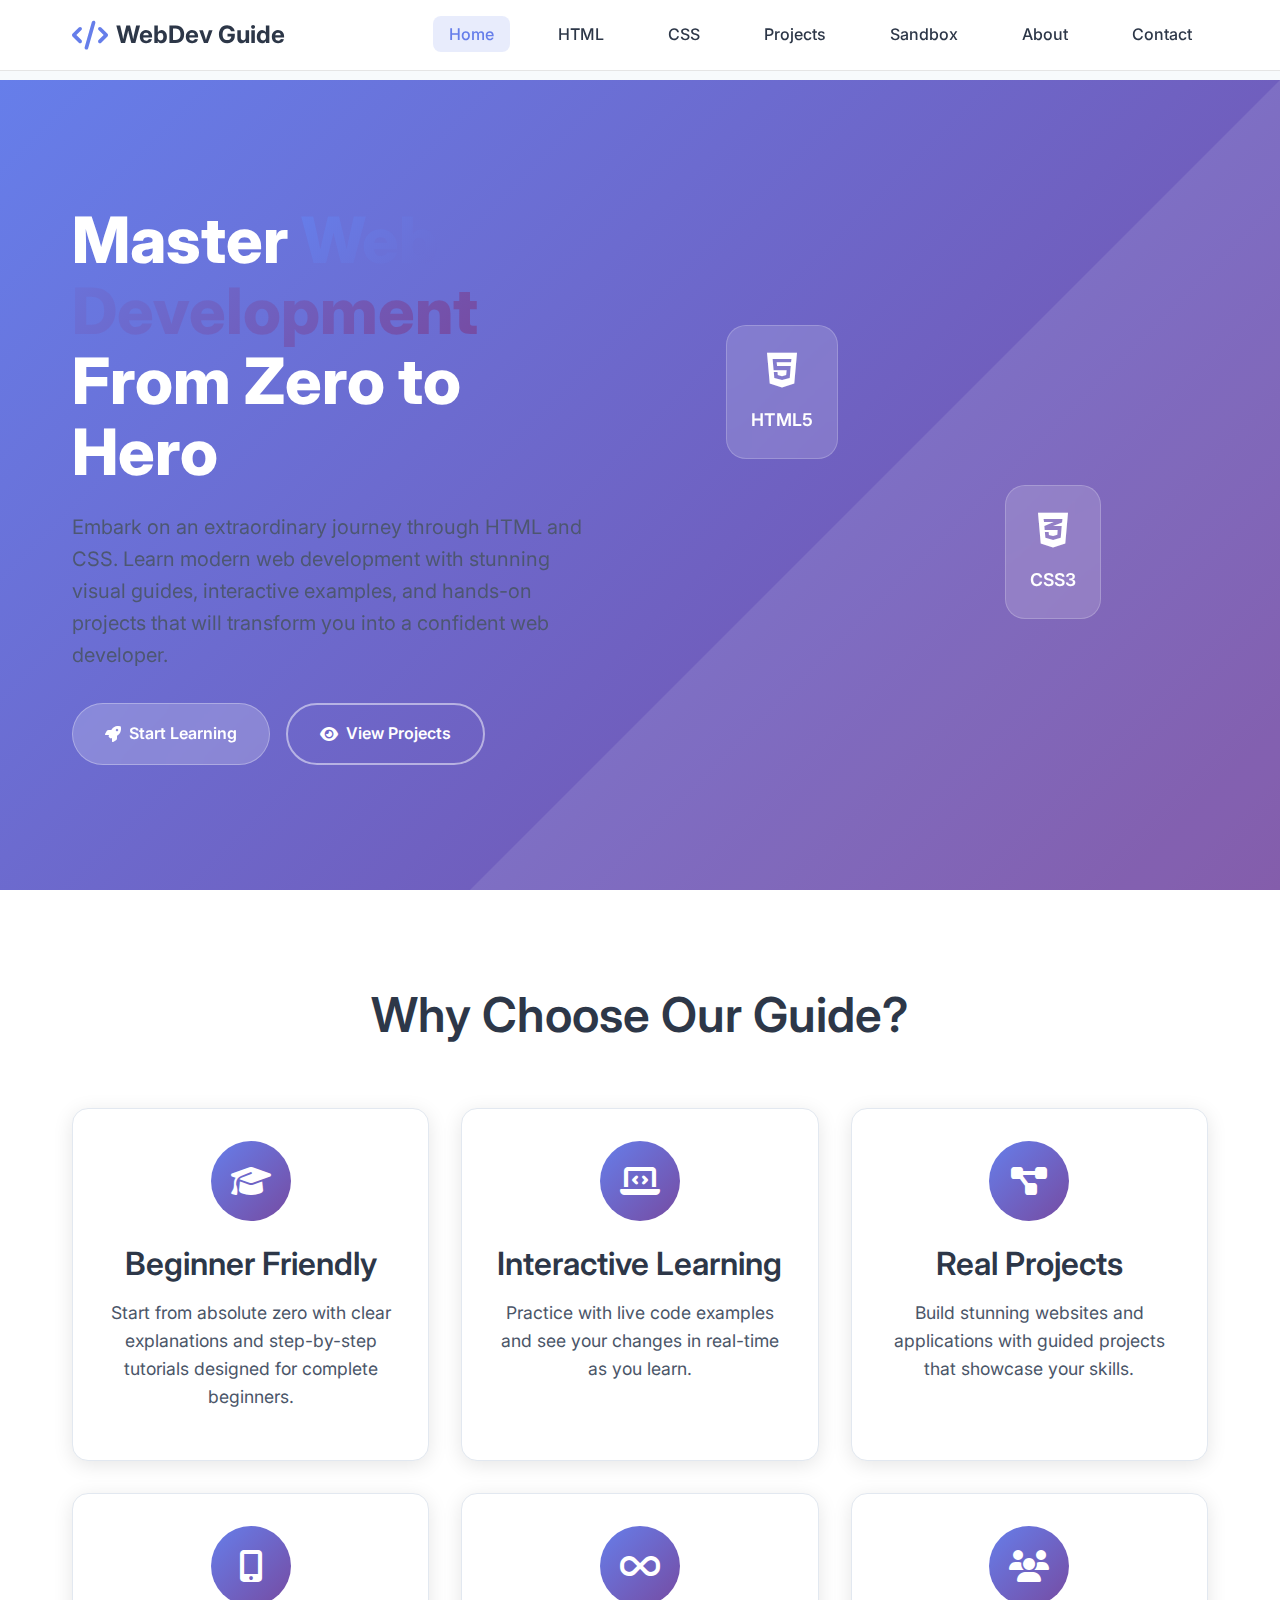
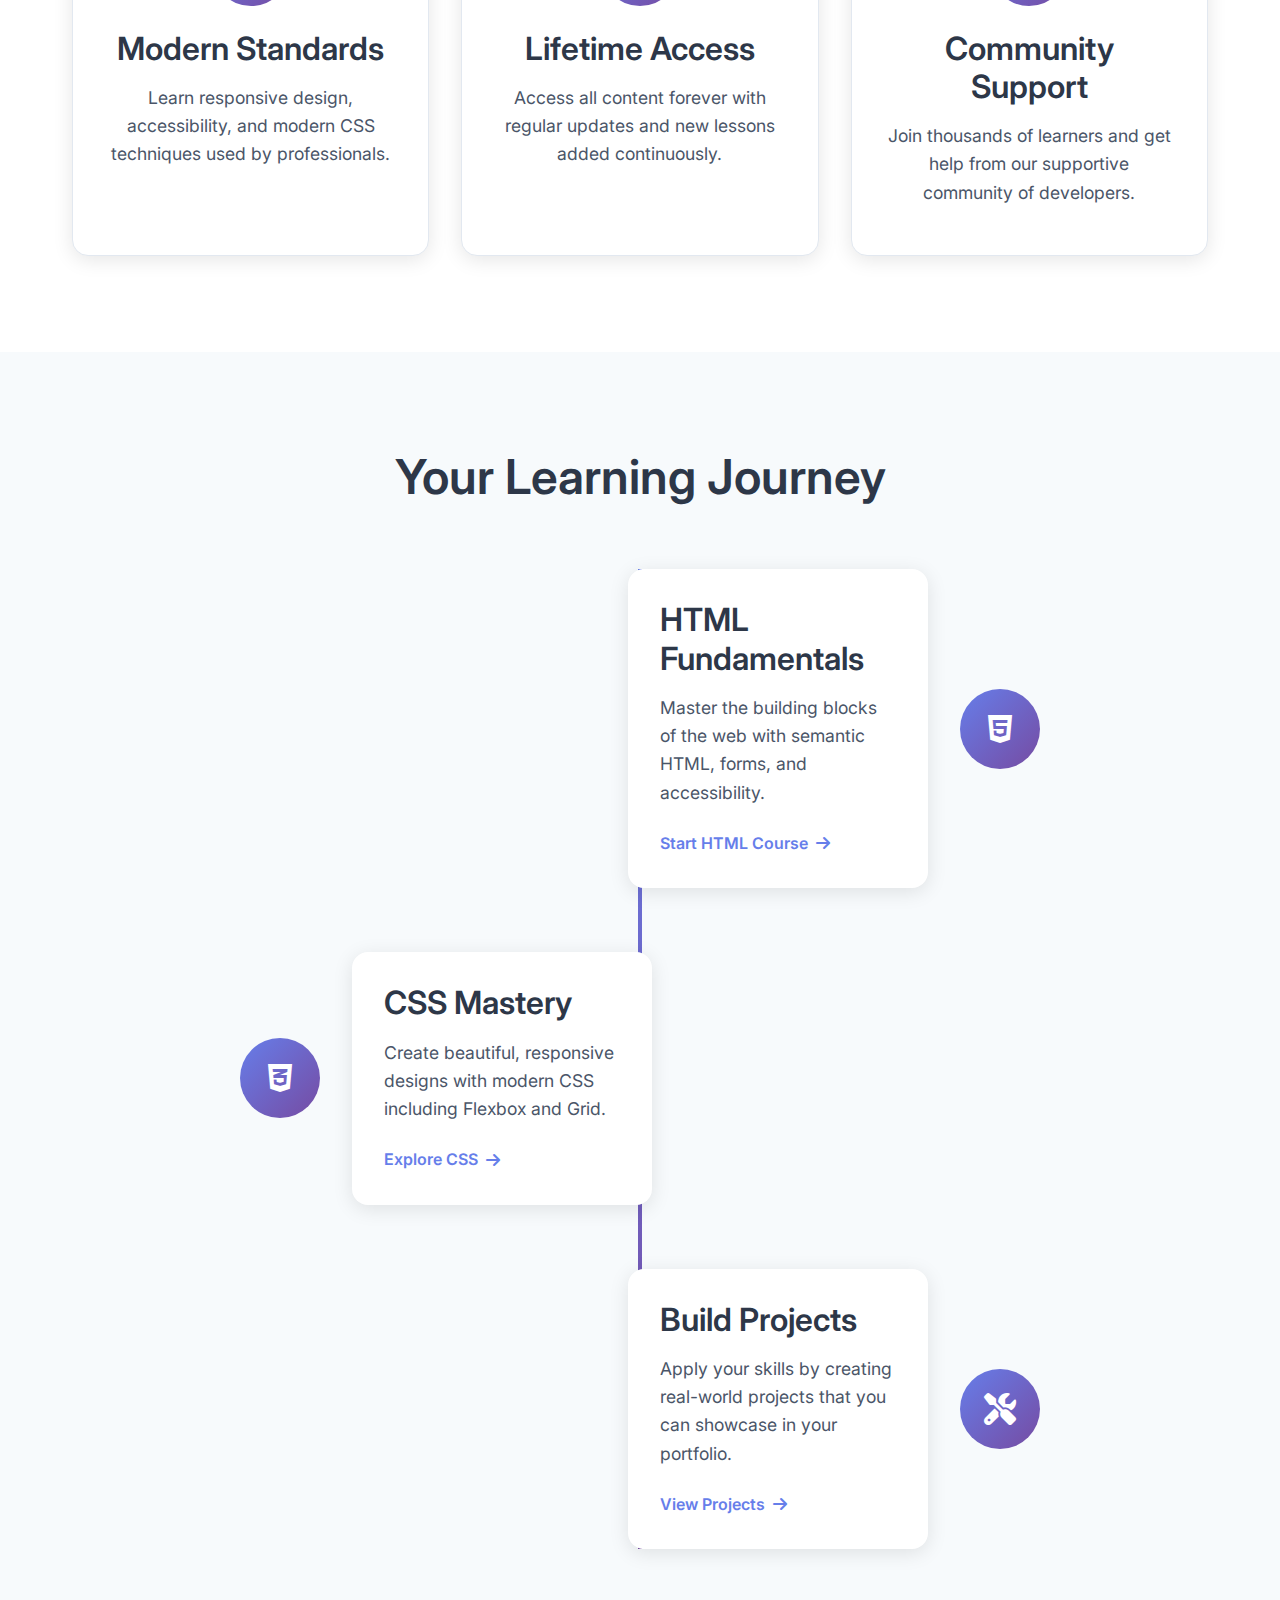
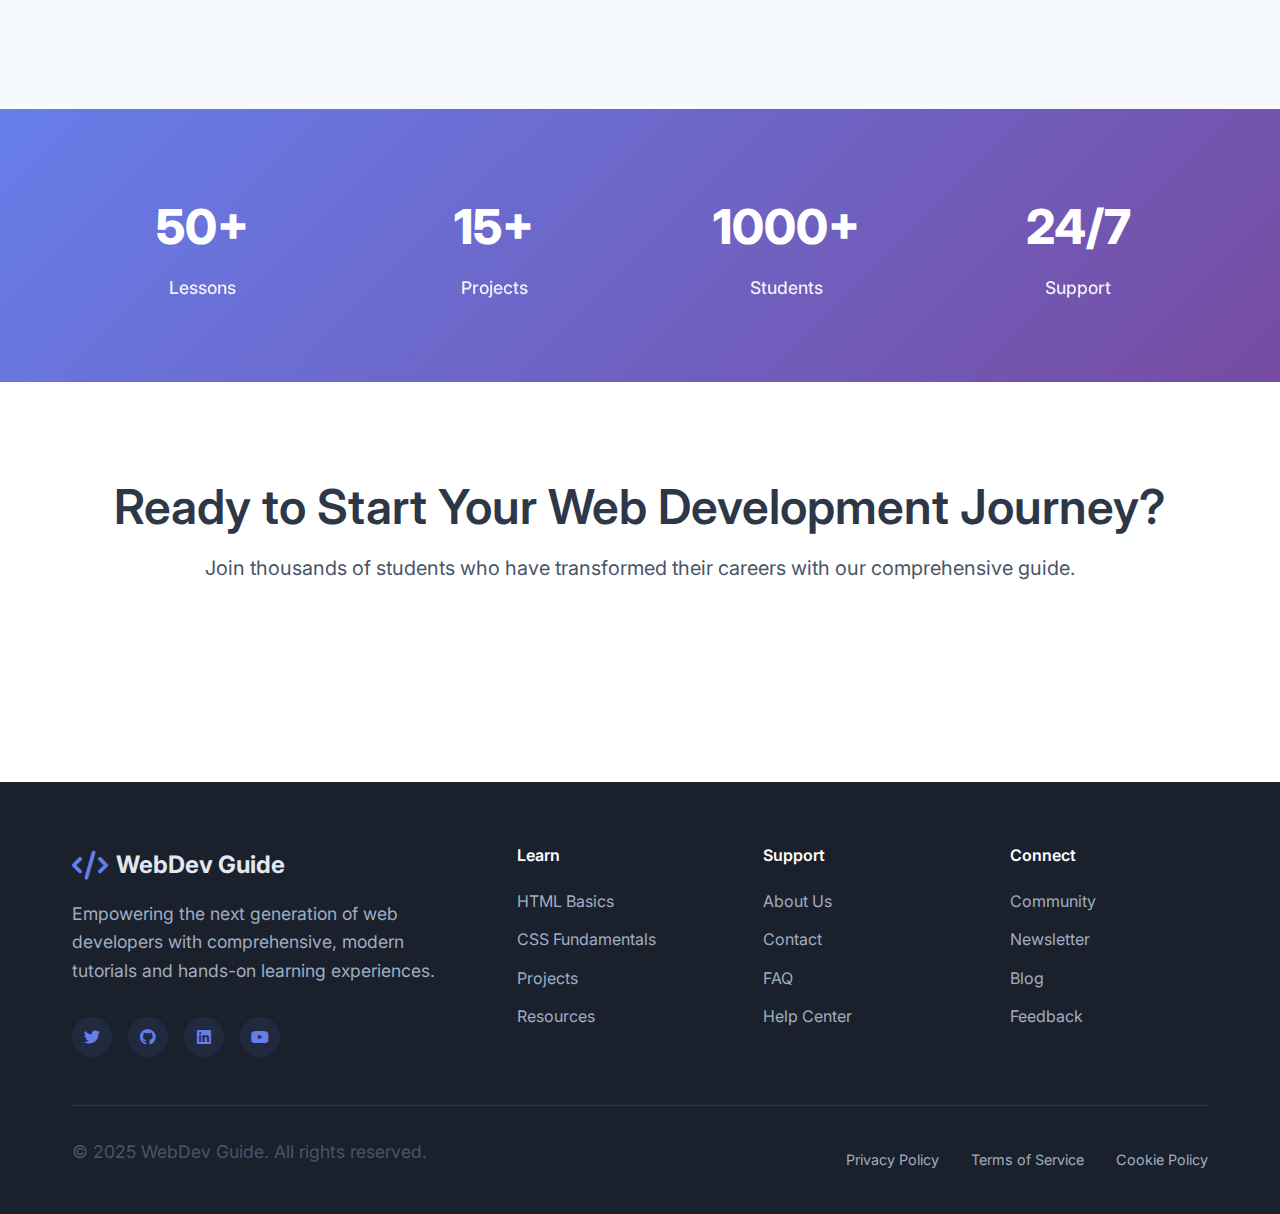
<file: index.html>
<!DOCTYPE html>
<html lang="en">

<head>
    <meta charset="UTF-8">
    <meta name="viewport" content="width=device-width, initial-scale=1.0">
    <title>A Guide To Web Dev - Master HTML & CSS</title>
    <link rel="stylesheet" href="styles/styles.css">
    <link href="https://fonts.googleapis.com/css2?family=Inter:wght@300;400;500;600;700;800&display=swap"
        rel="stylesheet">
    <link rel="stylesheet" href="https://cdnjs.cloudflare.com/ajax/libs/font-awesome/6.4.0/css/all.min.css">
</head>

<body>
    <header class="banner">
        <nav class="navbar">
            <div class="nav-container">
                <div class="nav-logo">
                    <i class="fas fa-code"></i>
                    <span>WebDev Guide</span>
                </div>
                <ul class="nav-menu">
                    <li class="nav-item">
                        <a href="index.html" class="nav-link active">Home</a>
                    </li>
                    <li class="nav-item">
                        <a href="html.html" class="nav-link">HTML</a>
                    </li>
                    <li class="nav-item">
                        <a href="css.html" class="nav-link">CSS</a>
                    </li>
                    <li class="nav-item">
                        <a href="projects.html" class="nav-link">Projects</a>
                    </li>
                    <li class="nav-item">
                        <a href="sandbox.html" class="nav-link">Sandbox</a>
                    </li>
                    <li class="nav-item">
                        <a href="about.html" class="nav-link">About</a>
                    </li>
                    <li class="nav-item">
                        <a href="contact.html" class="nav-link">Contact</a>
                    </li>
                </ul>
                <div class="hamburger">
                    <span class="bar"></span>
                    <span class="bar"></span>
                    <span class="bar"></span>
                </div>
            </div>
        </nav>
    </header>

    <main class="main-content">
        <section class="hero">
            <div class="hero-content">
                <div class="hero-text">
                    <h1 class="hero-title">
                        Master <span class="gradient-text">Web Development</span>
                        <br>From Zero to Hero
                    </h1>
                    <p class="hero-description">
                        Embark on an extraordinary journey through HTML and CSS. Learn modern web development
                        with stunning visual guides, interactive examples, and hands-on projects that will
                        transform you into a confident web developer.
                    </p>
                    <div class="hero-buttons">
                        <a href="html.html" class="btn btn-primary">
                            <i class="fas fa-rocket"></i>
                            Start Learning
                        </a>
                        <a href="projects.html" class="btn btn-secondary">
                            <i class="fas fa-eye"></i>
                            View Projects
                        </a>
                    </div>
                </div>
                <div class="hero-visual">
                    <div class="floating-card card-html">
                        <i class="fab fa-html5"></i>
                        <span>HTML5</span>
                    </div>
                    <div class="floating-card card-css">
                        <i class="fab fa-css3-alt"></i>
                        <span>CSS3</span>
                    </div>
                </div>
            </div>
        </section>

        <section class="features">
            <div class="container">
                <h2 class="section-title">Why Choose Our Guide?</h2>
                <div class="features-grid">
                    <div class="feature-card">
                        <div class="feature-icon">
                            <i class="fas fa-graduation-cap"></i>
                        </div>
                        <h3 id="feature-title">Beginner Friendly</h3>
                        <p id="pp">Start from absolute zero with clear explanations and step-by-step tutorials designed for
                            complete beginners.</p>
                    </div>
                    <div class="feature-card">
                        <div class="feature-icon">
                            <i class="fas fa-laptop-code"></i>
                        </div>
                        <h3 id="feature-title">Interactive Learning</h3>
                        <p id="pp">Practice with live code examples and see your changes in real-time as you learn.</p>
                    </div>
                    <div class="feature-card">
                        <div class="feature-icon">
                            <i class="fas fa-project-diagram"></i>
                        </div>
                        <h3 id="feature-title">Real Projects</h3>
                        <p id="pp">Build stunning websites and applications with guided projects that showcase your skills.</p>
                    </div>
                    <div class="feature-card">
                        <div class="feature-icon">
                            <i class="fas fa-mobile-alt"></i>
                        </div>
                        <h3 id="feature-title">Modern Standards</h3>
                        <p id="pp">Learn responsive design, accessibility, and modern CSS techniques used by professionals.</p>
                    </div>
                    <div class="feature-card">
                        <div class="feature-icon">
                            <i class="fas fa-infinity"></i>
                        </div>
                        <h3 id="feature-title">Lifetime Access</h3>
                        <p id="pp">Access all content forever with regular updates and new lessons added continuously.</p>
                    </div>
                    <div class="feature-card">
                        <div class="feature-icon">
                            <i class="fas fa-users"></i>
                        </div>
                        <h3 id="feature-title">Community Support</h3>
                        <p id="pp">Join thousands of learners and get help from our supportive community of developers.</p>
                    </div>
                </div>
            </div>
        </section>

        <section class="learning-path">
            <div class="container">
                <h2 class="section-title">Your Learning Journey</h2>
                <div class="path-timeline">
                    <div class="timeline-item">
                        <div class="timeline-icon">
                            <i class="fab fa-html5"></i>
                        </div>
                        <div class="timeline-content">
                            <h3>HTML Fundamentals</h3>
                            <p>Master the building blocks of the web with semantic HTML, forms, and accessibility.</p>
                            <a href="html.html" class="timeline-link">Start HTML Course <i
                                    class="fas fa-arrow-right"></i></a>
                        </div>
                    </div>
                    <div class="timeline-item">
                        <div class="timeline-icon">
                            <i class="fab fa-css3-alt"></i>
                        </div>
                        <div class="timeline-content">
                            <h3>CSS Mastery</h3>
                            <p>Create beautiful, responsive designs with modern CSS including Flexbox and Grid.</p>
                            <a href="css.html" class="timeline-link">Explore CSS <i class="fas fa-arrow-right"></i></a>
                        </div>
                    </div>
                    <div class="timeline-item">
                        <div class="timeline-icon">
                            <i class="fas fa-tools"></i>
                        </div>
                        <div class="timeline-content">
                            <h3>Build Projects</h3>
                            <p>Apply your skills by creating real-world projects that you can showcase in your
                                portfolio.</p>
                            <a href="projects.html" class="timeline-link">View Projects <i
                                    class="fas fa-arrow-right"></i></a>
                        </div>
                    </div>
                </div>
            </div>
        </section>

        <section class="stats">
            <div class="container">
                <div class="stats-grid">
                    <div class="stat-item">
                        <div class="stat-number">50+</div>
                        <div class="stat-label">Lessons</div>
                    </div>
                    <div class="stat-item">
                        <div class="stat-number">15+</div>
                        <div class="stat-label">Projects</div>
                    </div>
                    <div class="stat-item">
                        <div class="stat-number">1000+</div>
                        <div class="stat-label">Students</div>
                    </div>
                    <div class="stat-item">
                        <div class="stat-number">24/7</div>
                        <div class="stat-label">Support</div>
                    </div>
                </div>
            </div>
        </section>

        <section class="cta">
            <div class="container">
                <div class="cta-content">
                    <h2>Ready to Start Your Web Development Journey?</h2>
                    <p>Join thousands of students who have transformed their careers with our comprehensive guide.</p>
                    <a href="html.html" class="btn btn-primary btn-large">
                        <i class="fas fa-play"></i>
                        Begin Your Journey
                    </a>
                </div>
            </div>
        </section>
    </main>

    <footer class="footer">
        <div class="container">
            <div class="footer-content">
                <div class="footer-section">
                    <div class="footer-logo">
                        <i class="fas fa-code"></i>
                        <span>WebDev Guide</span>
                    </div>
                    <p class="footer-description">
                        Empowering the next generation of web developers with comprehensive,
                        modern tutorials and hands-on learning experiences.
                    </p>
                    <div class="social-links">
                        <a href="#" class="social-link"><i class="fab fa-twitter"></i></a>
                        <a href="#" class="social-link"><i class="fab fa-github"></i></a>
                        <a href="#" class="social-link"><i class="fab fa-linkedin"></i></a>
                        <a href="#" class="social-link"><i class="fab fa-youtube"></i></a>
                    </div>
                </div>
                <div class="footer-section">
                    <h4>Learn</h4>
                    <ul class="footer-links">
                        <li><a href="html.html">HTML Basics</a></li>
                        <li><a href="css.html">CSS Fundamentals</a></li>
                        <li><a href="projects.html">Projects</a></li>
                        <li><a href="#" target="_blank">Resources</a></li>
                    </ul>
                </div>
                <div class="footer-section">
                    <h4>Support</h4>
                    <ul class="footer-links">
                        <li><a href="about.html">About Us</a></li>
                        <li><a href="contact.html">Contact</a></li>
                        <li><a href="#" target="_blank">FAQ</a></li>
                        <li><a href="#" target="_blank">Help Center</a></li>
                    </ul>
                </div>
                <div class="footer-section">
                    <h4>Connect</h4>
                    <ul class="footer-links">
                        <li><a href="#" target="_blank">Community</a></li>
                        <li><a href="#" target="_blank">Newsletter</a></li>
                        <li><a href="#" target="_blank">Blog</a></li>
                        <li><a href="#" target="_blank">Feedback</a></li>
                    </ul>
                </div>
            </div>
            <div class="footer-bottom">
                <div class="footer-bottom-content">
                    <p>&copy; 2025 WebDev Guide. All rights reserved.</p>
                    <div class="footer-bottom-links">
                        <a href="#" target="_blank">Privacy Policy</a>
                        <a href="#" target="_blank">Terms of Service</a>
                        <a href="#" target="_blank">Cookie Policy</a>
                    </div>
                </div>
            </div>
        </div>
    </footer>

    <script src="styles/services.js"></script>
</body>

</html>
</file>
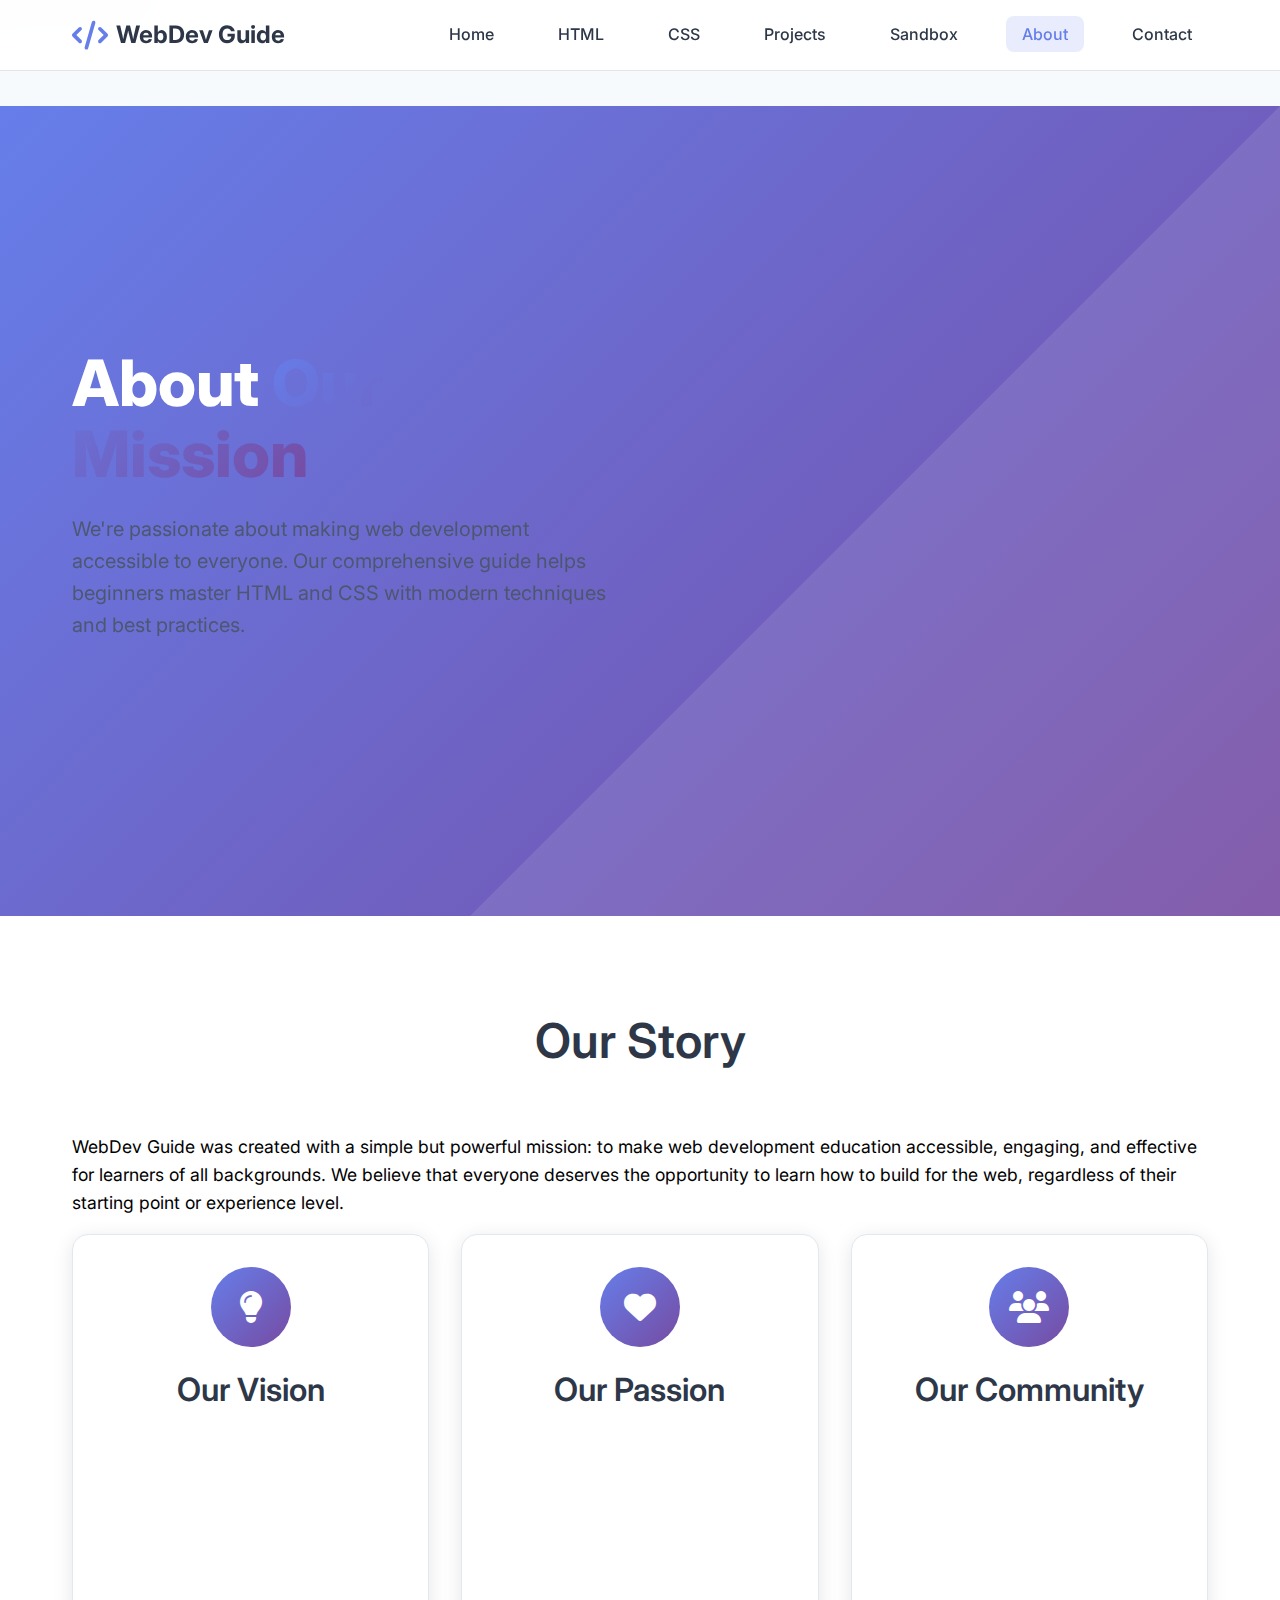
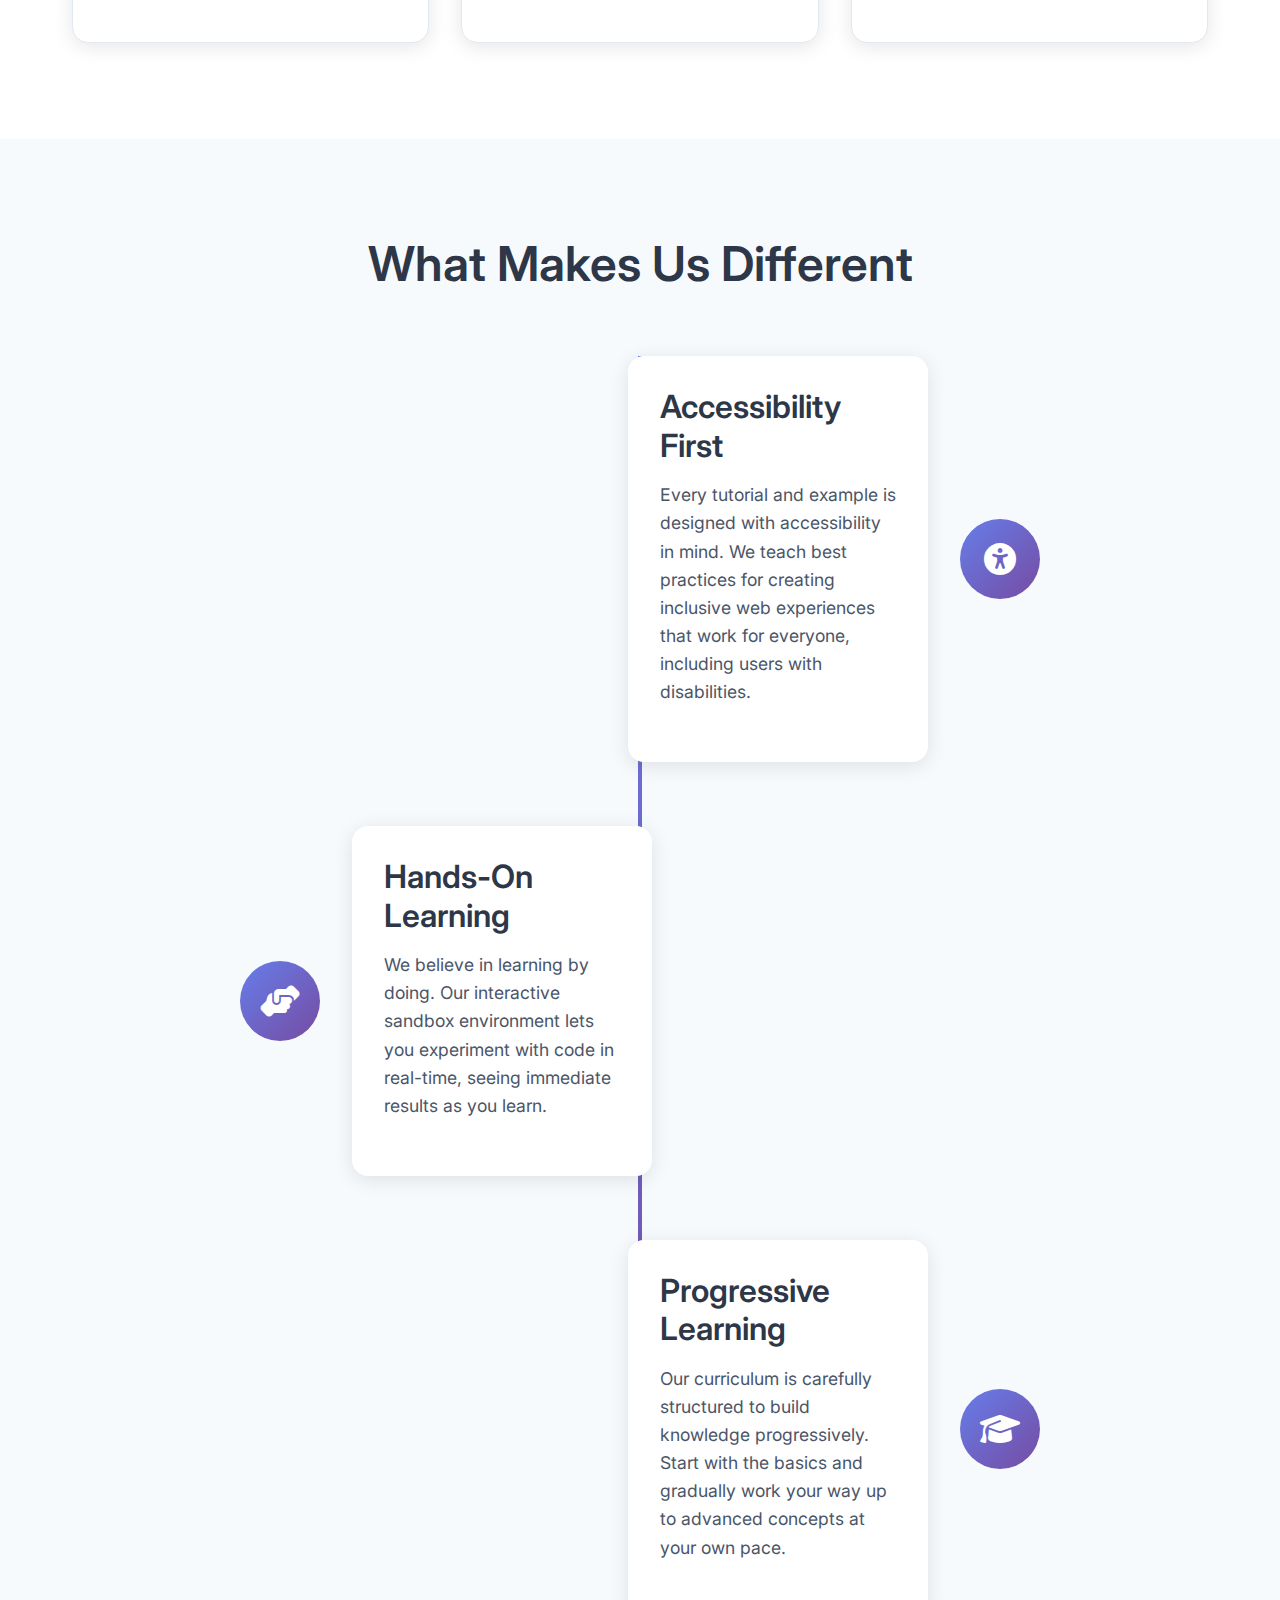
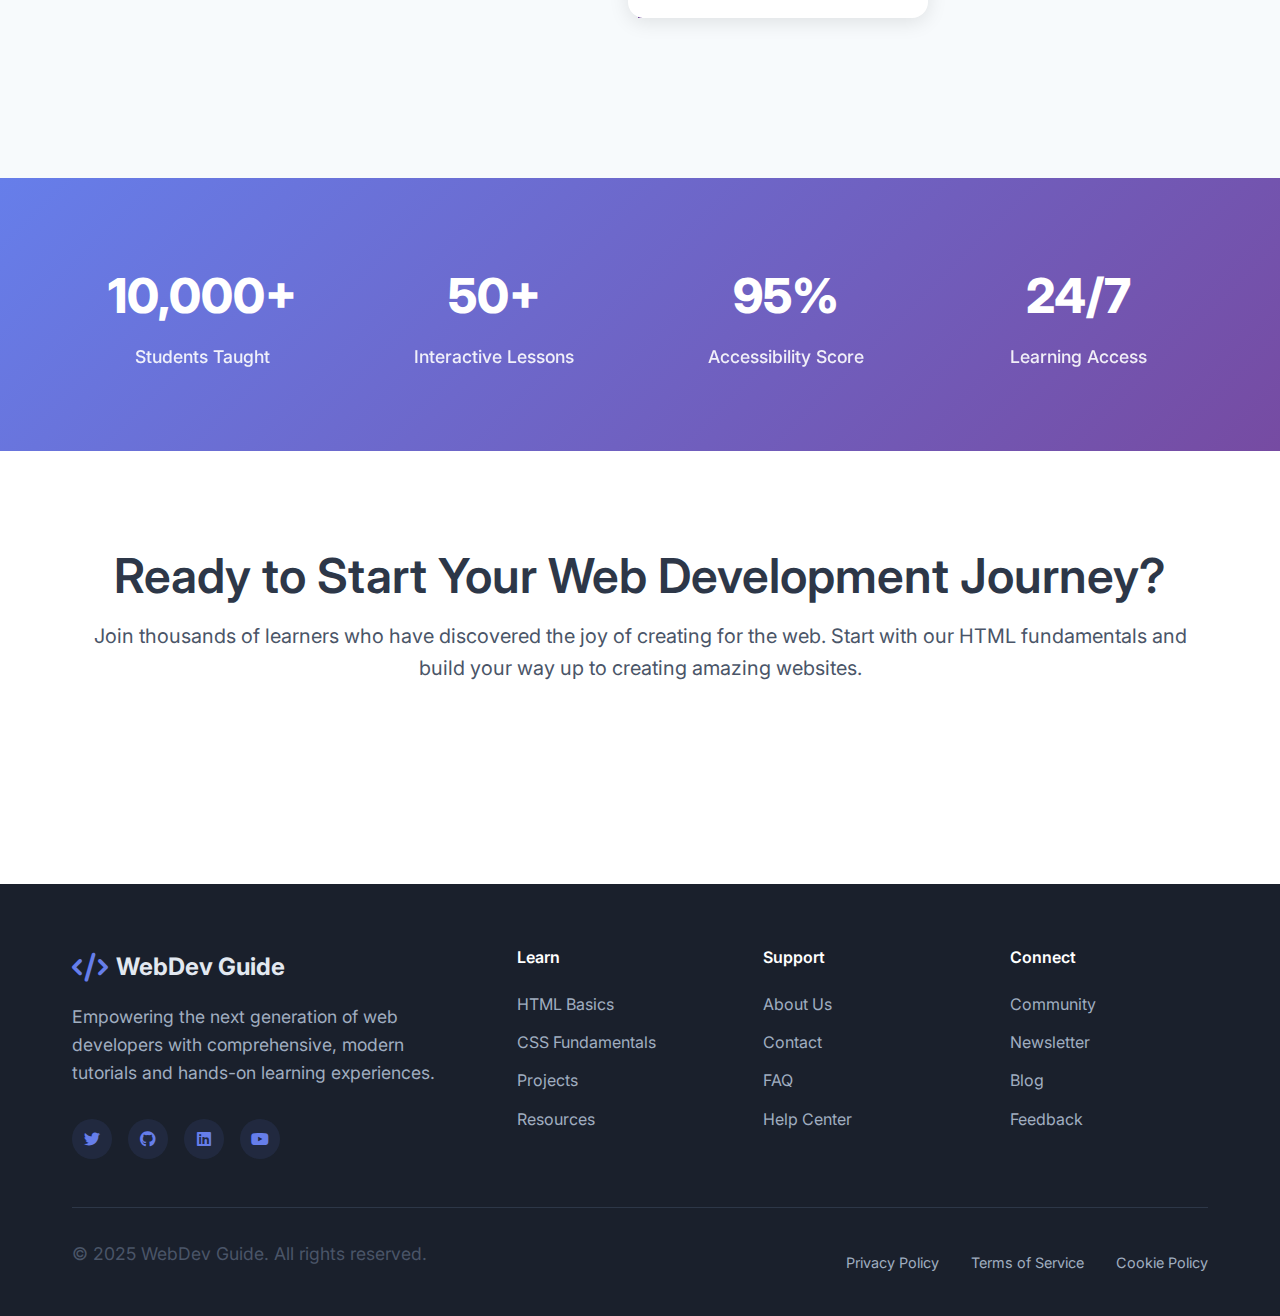
<file: about.html>
<!DOCTYPE html>
<html lang="en">

<head>
    <meta charset="UTF-8">
    <meta name="viewport" content="width=device-width, initial-scale=1.0">
    <meta name="description" content="Learn about our mission to make web development accessible to everyone through comprehensive HTML and CSS tutorials.">
    <title>About - A Guide To Web Dev</title>
    <link rel="stylesheet" href="styles/styles.css">
    <link href="https://fonts.googleapis.com/css2?family=Inter:wght@300;400;500;600;700;800&display=swap"
        rel="stylesheet">
    <link rel="stylesheet" href="https://cdnjs.cloudflare.com/ajax/libs/font-awesome/6.4.0/css/all.min.css">
</head>

<body>
    <a href="#main-content" class="skip-nav">Skip to main content</a>
    <header class="banner">
        <nav class="navbar">
            <div class="nav-container">
                <div class="nav-logo">
                    <i class="fas fa-code"></i>
                    <span>WebDev Guide</span>
                </div>
                <ul class="nav-menu">
                    <li class="nav-item">
                        <a href="index.html" class="nav-link">Home</a>
                    </li>
                    <li class="nav-item">
                        <a href="html.html" class="nav-link">HTML</a>
                    </li>
                    <li class="nav-item">
                        <a href="css.html" class="nav-link">CSS</a>
                    </li>
                    <li class="nav-item">
                        <a href="projects.html" class="nav-link">Projects</a>
                    </li>
                    <li class="nav-item">
                        <a href="sandbox.html" class="nav-link">Sandbox</a>
                    </li>
                    <li class="nav-item">
                        <a href="about.html" class="nav-link active">About</a>
                    </li>
                    <li class="nav-item">
                        <a href="contact.html" class="nav-link">Contact</a>
                    </li>
                </ul>
                <div class="hamburger">
                    <span class="bar"></span>
                    <span class="bar"></span>
                    <span class="bar"></span>
                </div>
            </div>
        </nav>
    </header>

    <main class="main-content" id="main-content">
        <section class="hero">
            <div class="hero-content">
                <div class="hero-text">
                    <h1 class="hero-title">
                        About <span class="gradient-text">Our Mission</span>
                    </h1>
                    <p class="hero-description">
                        We're passionate about making web development accessible to everyone.
                        Our comprehensive guide helps beginners master HTML and CSS with
                        modern techniques and best practices.
                    </p>
                </div>
            </div>
        </section>

        <section class="features">
            <div class="container">
                <h2 class="section-title">Our Story</h2>
                <div class="about-intro">
                    <p style="color: rgb(0,0,0)">WebDev Guide was created with a simple but powerful mission: to make web development education accessible, engaging, and effective for learners of all backgrounds. We believe that everyone deserves the opportunity to learn how to build for the web, regardless of their starting point or experience level.</p>
                </div>
                <div class="features-grid">
                    <div class="feature-card">
                        <div class="feature-icon">
                            <i class="fas fa-lightbulb" aria-hidden="true"></i>
                        </div>
                        <h3>Our Vision</h3>
                        <p style="color: #ffffff;">To democratize web development education and make it accessible to learners of all backgrounds and experience levels. We envision a world where creating for the web is within everyone's reach.</p>
                    </div>
                    <div class="feature-card">
                        <div class="feature-icon">
                            <i class="fas fa-heart" aria-hidden="true"></i>
                        </div>
                        <h3>Our Passion</h3>
                        <p style="color: #ffffff;">We love creating beautiful, functional websites and sharing that knowledge with aspiring developers worldwide. Every tutorial is crafted with care and attention to detail.</p>
                    </div>
                    <div class="feature-card">
                        <div class="feature-icon">
                            <i class="fas fa-users" aria-hidden="true"></i>
                        </div>
                        <h3>Our Community</h3>
                        <p style="color: #ffffff;">Building a supportive community where learners can grow, share experiences, and help each other succeed. Together, we're stronger and learn faster.</p>
                    </div>
                </div>
            </div>
        </section>
        
        <section class="learning-path">
            <div class="container">
                <h2 class="section-title">What Makes Us Different</h2>
                <div class="path-timeline">
                    <div class="timeline-item">
                        <div class="timeline-icon">
                            <i class="fas fa-universal-access" aria-hidden="true"></i>
                        </div>
                        <div class="timeline-content">
                            <h3>Accessibility First</h3>
                            <p>Every tutorial and example is designed with accessibility in mind. We teach best practices for creating inclusive web experiences that work for everyone, including users with disabilities.</p>
                        </div>
                    </div>
                    <div class="timeline-item">
                        <div class="timeline-icon">
                            <i class="fas fa-hands-helping" aria-hidden="true"></i>
                        </div>
                        <div class="timeline-content">
                            <h3>Hands-On Learning</h3>
                            <p>We believe in learning by doing. Our interactive sandbox environment lets you experiment with code in real-time, seeing immediate results as you learn.</p>
                        </div>
                    </div>
                    <div class="timeline-item">
                        <div class="timeline-icon">
                            <i class="fas fa-graduation-cap" aria-hidden="true"></i>
                        </div>
                        <div class="timeline-content">
                            <h3>Progressive Learning</h3>
                            <p>Our curriculum is carefully structured to build knowledge progressively. Start with the basics and gradually work your way up to advanced concepts at your own pace.</p>
                        </div>
                    </div>
                </div>
            </div>
        </section>
        
        <section class="stats">
            <div class="container">
                <div class="stats-grid">
                    <div class="stat-item">
                        <div class="stat-number">10,000+</div>
                        <div class="stat-label">Students Taught</div>
                    </div>
                    <div class="stat-item">
                        <div class="stat-number">50+</div>
                        <div class="stat-label">Interactive Lessons</div>
                    </div>
                    <div class="stat-item">
                        <div class="stat-number">95%</div>
                        <div class="stat-label">Accessibility Score</div>
                    </div>
                    <div class="stat-item">
                        <div class="stat-number">24/7</div>
                        <div class="stat-label">Learning Access</div>
                    </div>
                </div>
            </div>
        </section>
        
        <section class="cta">
            <div class="container">
                <div class="cta-content">
                    <h2>Ready to Start Your Web Development Journey?</h2>
                    <p>Join thousands of learners who have discovered the joy of creating for the web. Start with our HTML fundamentals and build your way up to creating amazing websites.</p>
                    <div class="hero-buttons">
                        <a href="html.html" class="btn btn-primary btn-large">
                            <i class="fas fa-play" aria-hidden="true"></i>
                            Start Learning HTML
                        </a>
                        <a href="contact.html" class="btn btn-secondary btn-large">
                            <i class="fas fa-envelope" aria-hidden="true"></i>
                            Get in Touch
                        </a>
                    </div>
                </div>
            </div>
        </section>
    </main>

    <footer class="footer">
        <div class="container">
            <div class="footer-content">
                <div class="footer-section">
                    <div class="footer-logo">
                        <i class="fas fa-code"></i>
                        <span>WebDev Guide</span>
                    </div>
                    <p class="footer-description">
                        Empowering the next generation of web developers with comprehensive,
                        modern tutorials and hands-on learning experiences.
                    </p>
                    <div class="social-links">
                        <a href="#" class="social-link"><i class="fab fa-twitter"></i></a>
                        <a href="#" class="social-link"><i class="fab fa-github"></i></a>
                        <a href="#" class="social-link"><i class="fab fa-linkedin"></i></a>
                        <a href="#" class="social-link"><i class="fab fa-youtube"></i></a>
                    </div>
                </div>
                <div class="footer-section">
                    <h4>Learn</h4>
                    <ul class="footer-links">
                        <li><a href="html.html">HTML Basics</a></li>
                        <li><a href="css.html">CSS Fundamentals</a></li>
                        <li><a href="projects.html">Projects</a></li>
                        <li><a href="#" target="_blank">Resources</a></li>
                    </ul>
                </div>
                <div class="footer-section">
                    <h4>Support</h4>
                    <ul class="footer-links">
                        <li><a href="about.html">About Us</a></li>
                        <li><a href="contact.html">Contact</a></li>
                        <li><a href="#" target="_blank">FAQ</a></li>
                        <li><a href="#" target="_blank">Help Center</a></li>
                    </ul>
                </div>
                <div class="footer-section">
                    <h4>Connect</h4>
                    <ul class="footer-links">
                        <li><a href="#" target="_blank">Community</a></li>
                        <li><a href="#" target="_blank">Newsletter</a></li>
                        <li><a href="#" target="_blank">Blog</a></li>
                        <li><a href="#" target="_blank">Feedback</a></li>
                    </ul>
                </div>
            </div>
            <div class="footer-bottom">
                <div class="footer-bottom-content">
                    <p>&copy; 2025 WebDev Guide. All rights reserved.</p>
                    <div class="footer-bottom-links">
                        <a href="#" target="_blank">Privacy Policy</a>
                        <a href="#" target="_blank">Terms of Service</a>
                        <a href="#" target="_blank">Cookie Policy</a>
                    </div>
                </div>
            </div>
        </div>
    </footer>

    <script src="styles/services.js"></script>
</body>

</html>
</file>
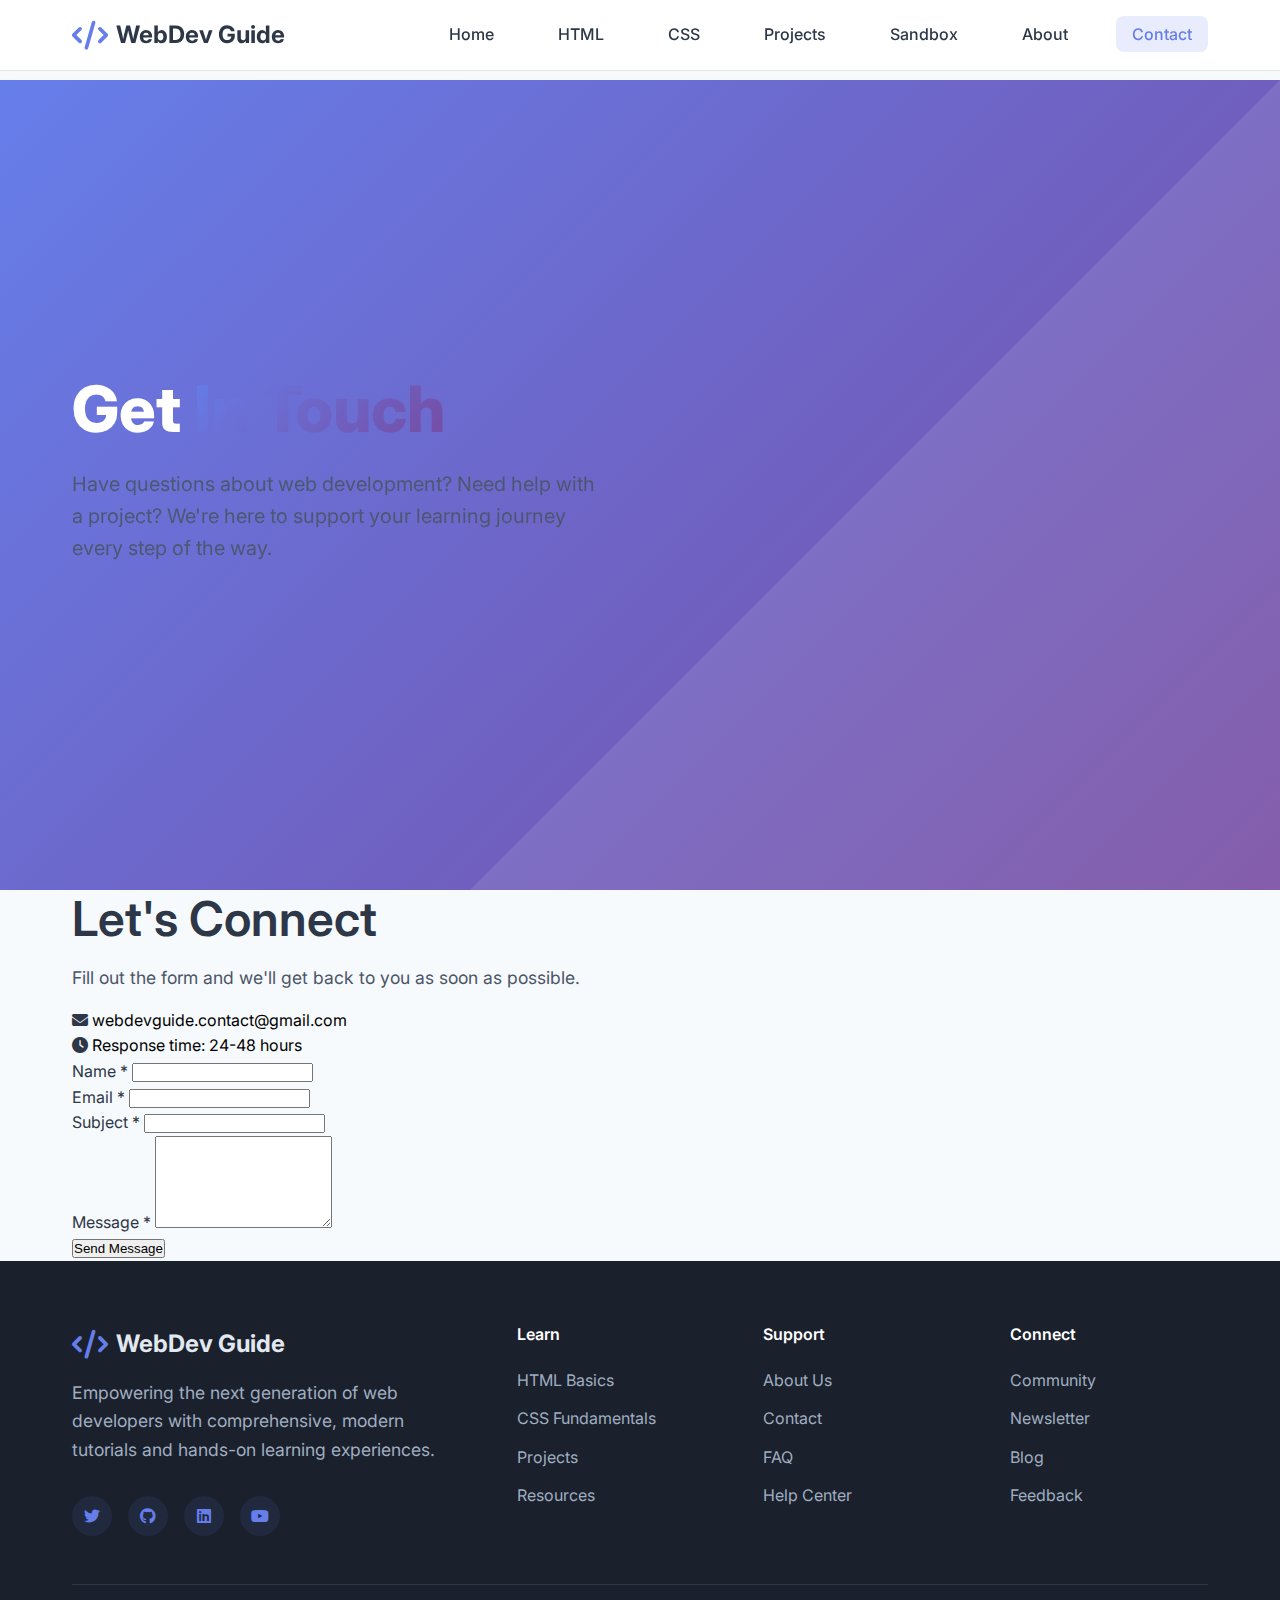
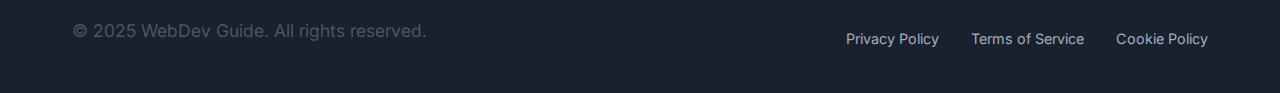
<file: contact.html>
<!DOCTYPE html>
<html lang="en">

<head>
    <script src="styles/services.js"></script>
    <meta charset="UTF-8">
    <meta name="viewport" content="width=device-width, initial-scale=1.0">
    <title>Contact - A Guide To Web Dev</title>
    <link rel="stylesheet" href="styles/styles.css">
    <link href="https://fonts.googleapis.com/css2?family=Inter:wght@300;400;500;600;700;800&display=swap"
        rel="stylesheet">
    <link rel="stylesheet" href="https://cdnjs.cloudflare.com/ajax/libs/font-awesome/6.4.0/css/all.min.css">
</head>

<body>
    <header class="banner">
        <nav class="navbar">
            <div class="nav-container">
                <div class="nav-logo">
                    <i class="fas fa-code"></i>
                    <span>WebDev Guide</span>
                </div>
                <ul class="nav-menu">
                    <li class="nav-item">
                        <a href="index.html" class="nav-link">Home</a>
                    </li>
                    <li class="nav-item">
                        <a href="html.html" class="nav-link">HTML</a>
                    </li>
                    <li class="nav-item">
                        <a href="css.html" class="nav-link">CSS</a>
                    </li>
                    <li class="nav-item">
                        <a href="projects.html" class="nav-link">Projects</a>
                    </li>
                    <li class="nav-item">
                        <a href="sandbox.html" class="nav-link">Sandbox</a>
                    </li>
                    <li class="nav-item">
                        <a href="about.html" class="nav-link">About</a>
                    </li>
                    <li class="nav-item">
                        <a href="contact.html" class="nav-link active">Contact</a>
                    </li>
                </ul>
                <div class="hamburger">
                    <span class="bar"></span>
                    <span class="bar"></span>
                    <span class="bar"></span>
                </div>
            </div>
        </nav>
    </header>

    <main class="main-content">
        <section class="hero">
            <div class="hero-content">
                <div class="hero-text">
                    <h1 class="hero-title">
                        Get <span class="gradient-text">In Touch</span>
                    </h1>
                    <p class="hero-description">
                        Have questions about web development? Need help with a project?
                        We're here to support your learning journey every step of the way.
                    </p>
                </div>
            </div>
        </section>

        <section class="contact-section">
            <div class="container">
                <div class="contact-content">
                    <div class="contact-info">
                        <h2>Let's Connect</h2>
                        <p>Fill out the form and we'll get back to you as soon as possible.</p>
                        <div class="contact-details">
                            <div class="contact-item">
                                <i class="fas fa-envelope"></i>
                                <span style="color: black;">webdevguide.contact@gmail.com</span>
                            </div>
                            <div class="contact-item">
                                <i class="fas fa-clock"></i>
                                <span style="color: black;">Response time: 24-48 hours</span>
                            </div>
                        </div>
                    </div>
                    <div class="contact-form-container">
                        <form class="contact-form" id="contactForm">
                            <div class="form-group">
                                <label for="name">Name *</label>
                                <input type="text" id="name" name="name" required>
                            </div>
                            <div class="form-group">
                                <label for="email">Email *</label>
                                <input type="email" id="email" name="email" required>
                            </div>
                            <div class="form-group">
                                <label for="subject">Subject *</label>
                                <input type="text" id="subject" name="subject" required>
                            </div>
                            <div class="form-group">
                                <label for="message">Message *</label>
                                <textarea id="message" name="message" rows="6" required></textarea>
                            </div>
                            <button type="submit" class="submit-btn">
                                <span class="btn-text">Send Message</span>
                                <span class="btn-loading" style="display: none;">
                                    <i class="fas fa-spinner fa-spin"></i> Sending...
                                </span>
                            </button>
                        </form>
                        <div class="form-status" id="formStatus" style="display: none;"></div>
                    </div>
                </div>
            </div>
        </section>
    </main>

    <footer class="footer">
        <div class="container">
            <div class="footer-content">
                <div class="footer-section">
                    <div class="footer-logo">
                        <i class="fas fa-code"></i>
                        <span>WebDev Guide</span>
                    </div>
                    <p class="footer-description">
                        Empowering the next generation of web developers with comprehensive,
                        modern tutorials and hands-on learning experiences.
                    </p>
                    <div class="social-links">
                        <a href="#" class="social-link"><i class="fab fa-twitter"></i></a>
                        <a href="#" class="social-link"><i class="fab fa-github"></i></a>
                        <a href="#" class="social-link"><i class="fab fa-linkedin"></i></a>
                        <a href="#" class="social-link"><i class="fab fa-youtube"></i></a>
                    </div>
                </div>
                <div class="footer-section">
                    <h4>Learn</h4>
                    <ul class="footer-links">
                        <li><a href="html.html">HTML Basics</a></li>
                        <li><a href="css.html">CSS Fundamentals</a></li>
                        <li><a href="projects.html">Projects</a></li>
                        <li><a href="#" target="_blank">Resources</a></li>
                    </ul>
                </div>
                <div class="footer-section">
                    <h4>Support</h4>
                    <ul class="footer-links">
                        <li><a href="about.html">About Us</a></li>
                        <li><a href="contact.html">Contact</a></li>
                        <li><a href="#" target="_blank">FAQ</a></li>
                        <li><a href="#" target="_blank">Help Center</a></li>
                    </ul>
                </div>
                <div class="footer-section">
                    <h4>Connect</h4>
                    <ul class="footer-links">
                        <li><a href="#" target="_blank">Community</a></li>
                        <li><a href="#" target="_blank">Newsletter</a></li>
                        <li><a href="#" target="_blank">Blog</a></li>
                        <li><a href="#" target="_blank">Feedback</a></li>
                    </ul>
                </div>
            </div>
            <div class="footer-bottom">
                <div class="footer-bottom-content">
                    <p>&copy; 2025 WebDev Guide. All rights reserved.</p>
                    <div class="footer-bottom-links">
                        <a href="#" target="_blank">Privacy Policy</a>
                        <a href="#" target="_blank">Terms of Service</a>
                        <a href="#" target="_blank">Cookie Policy</a>
                    </div>
                </div>
            </div>
        </div>
    </footer>

</body>

</html>
</file>
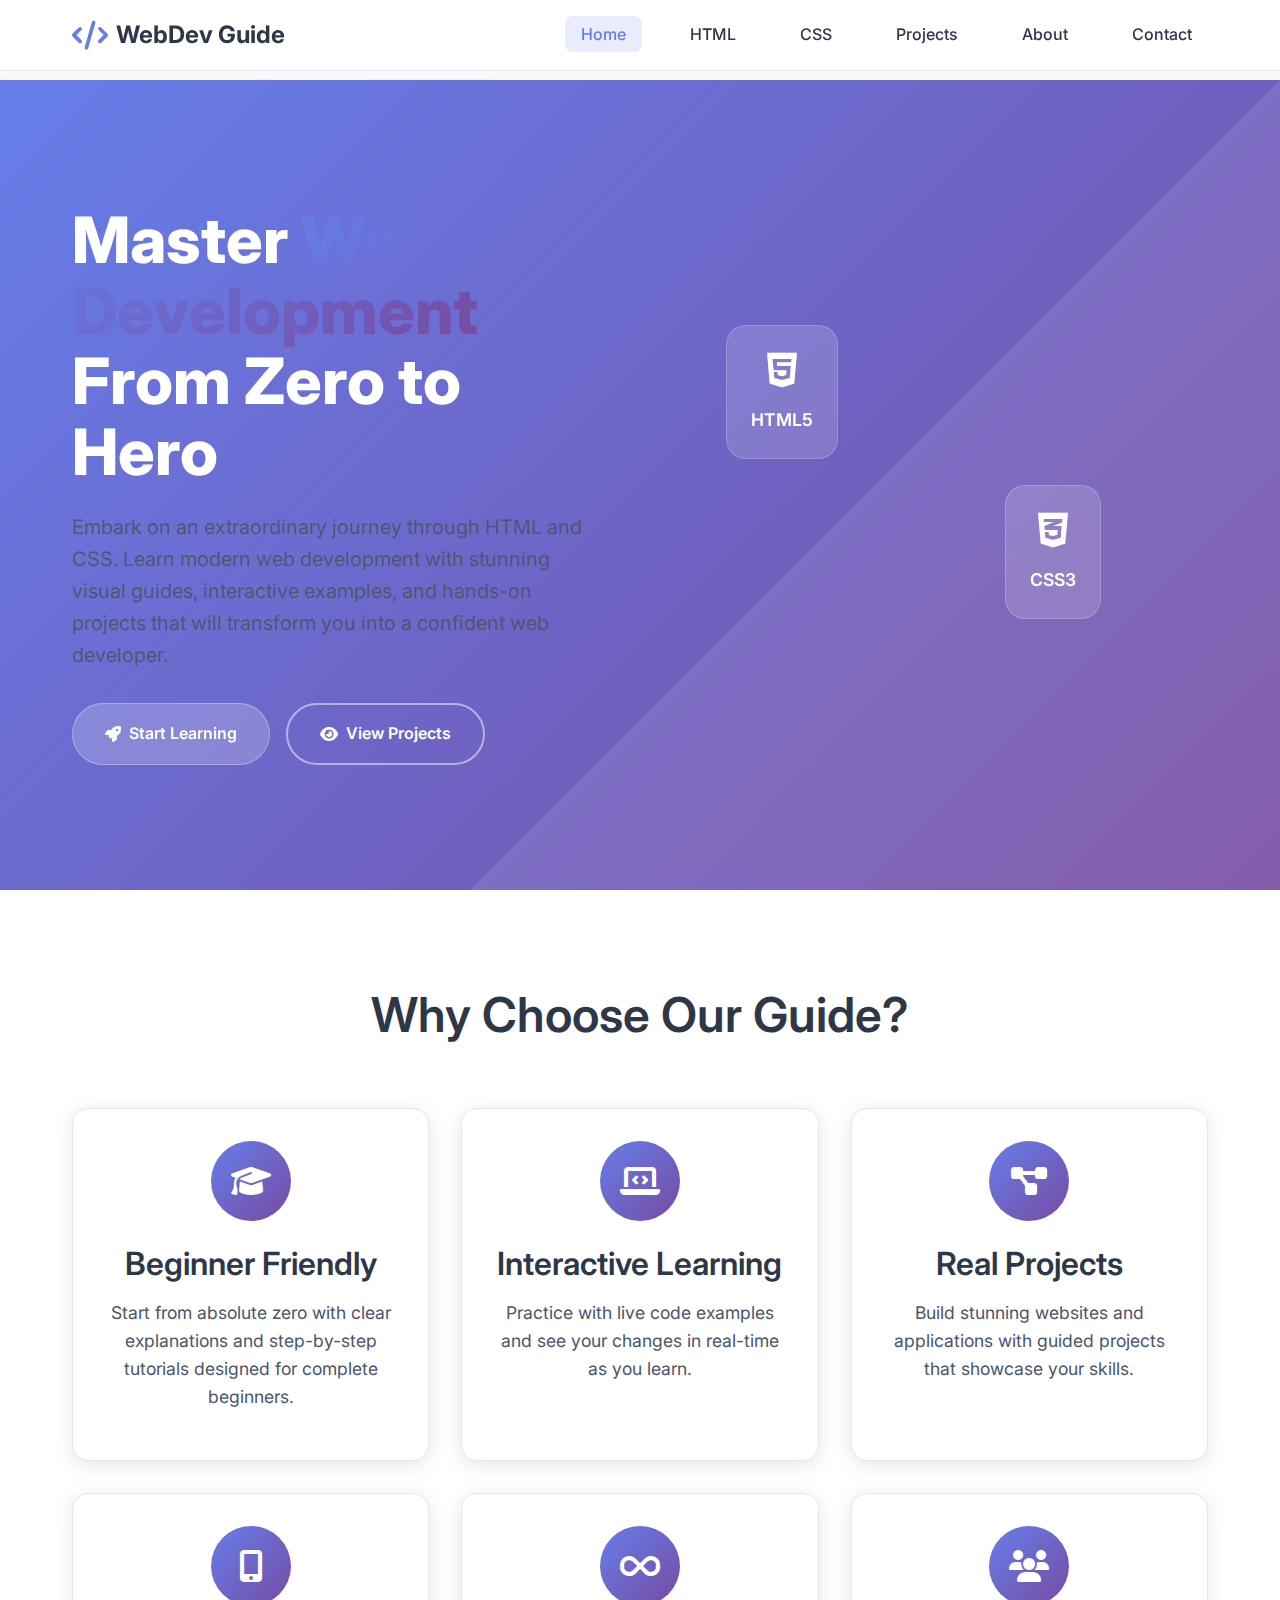
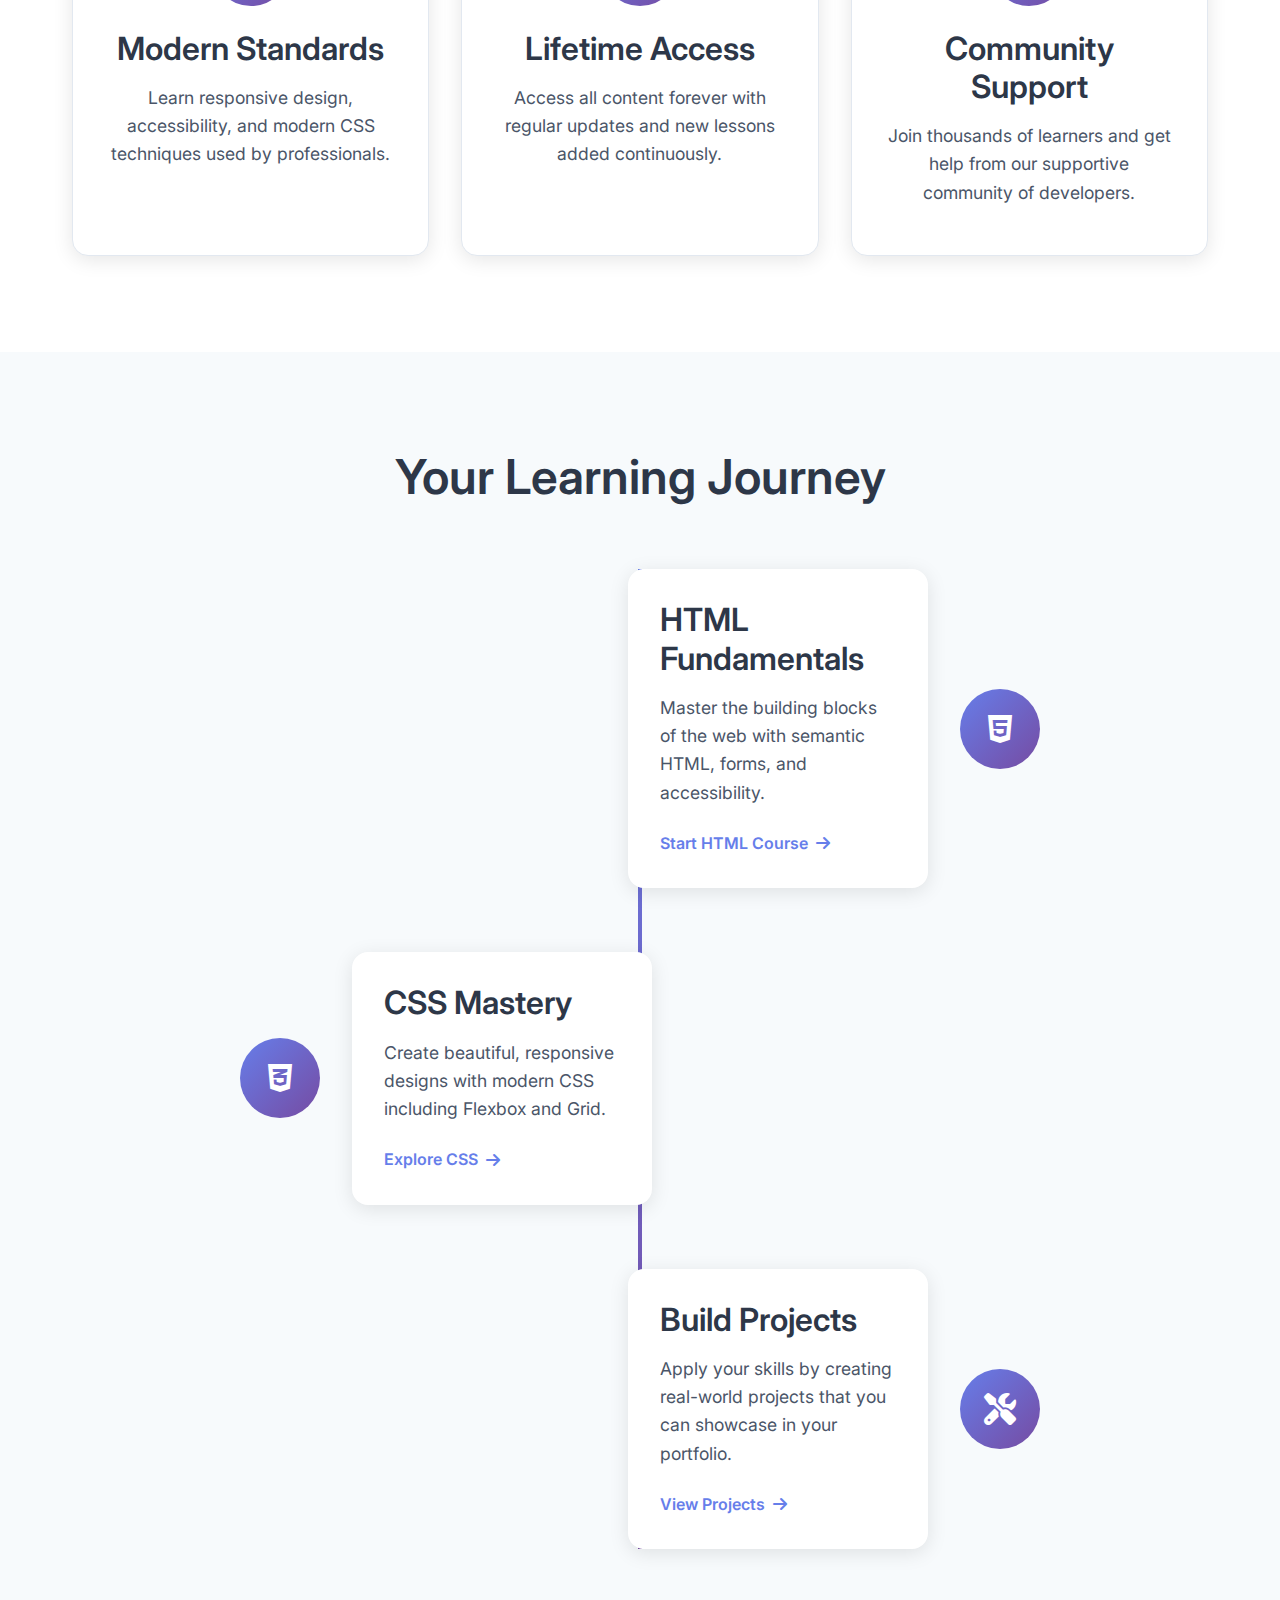
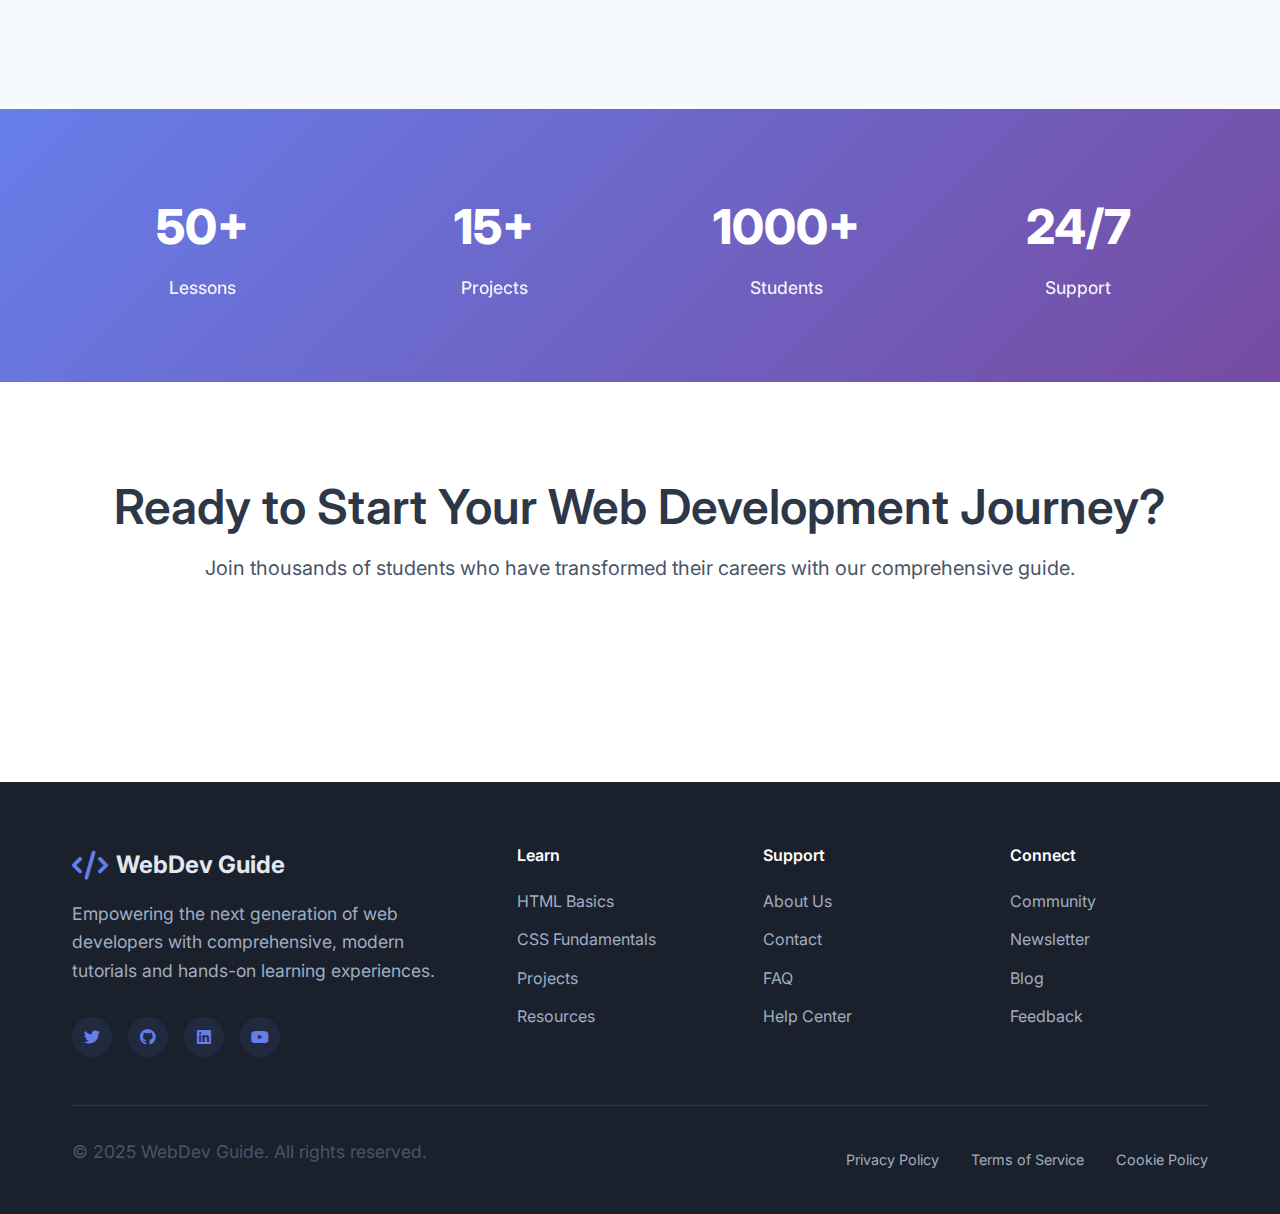
<file: home.html>
<!DOCTYPE html>
<html lang="en">

<head>
    <meta charset="UTF-8">
    <meta name="viewport" content="width=device-width, initial-scale=1.0">
    <title>A Guide To Web Dev - Master HTML & CSS</title>
    <link rel="stylesheet" href="styles/styles.css">
    <link href="https://fonts.googleapis.com/css2?family=Inter:wght@300;400;500;600;700;800&display=swap"
        rel="stylesheet">
    <link rel="stylesheet" href="https://cdnjs.cloudflare.com/ajax/libs/font-awesome/6.4.0/css/all.min.css">
</head>

<body>
    <header class="banner">
        <nav class="navbar">
            <div class="nav-container">
                <div class="nav-logo">
                    <i class="fas fa-code"></i>
                    <span>WebDev Guide</span>
                </div>
                <ul class="nav-menu">
                    <li class="nav-item">
                        <a href="home.html" class="nav-link active">Home</a>
                    </li>
                    <li class="nav-item">
                        <a href="html.html" class="nav-link">HTML</a>
                    </li>
                    <li class="nav-item">
                        <a href="css.html" class="nav-link">CSS</a>
                    </li>
                    <li class="nav-item">
                        <a href="projects.html" class="nav-link">Projects</a>
                    </li>
                    <li class="nav-item">
                        <a href="about.html" class="nav-link">About</a>
                    </li>
                    <li class="nav-item">
                        <a href="contact.html" class="nav-link">Contact</a>
                    </li>
                </ul>
                <div class="hamburger">
                    <span class="bar"></span>
                    <span class="bar"></span>
                    <span class="bar"></span>
                </div>
            </div>
        </nav>
    </header>

    <main class="main-content">
        <section class="hero">
            <div class="hero-content">
                <div class="hero-text">
                    <h1 class="hero-title">
                        Master <span class="gradient-text">Web Development</span>
                        <br>From Zero to Hero
                    </h1>
                    <p class="hero-description">
                        Embark on an extraordinary journey through HTML and CSS. Learn modern web development
                        with stunning visual guides, interactive examples, and hands-on projects that will
                        transform you into a confident web developer.
                    </p>
                    <div class="hero-buttons">
                        <a href="html.html" class="btn btn-primary">
                            <i class="fas fa-rocket"></i>
                            Start Learning
                        </a>
                        <a href="projects.html" class="btn btn-secondary">
                            <i class="fas fa-eye"></i>
                            View Projects
                        </a>
                    </div>
                </div>
                <div class="hero-visual">
                    <div class="floating-card card-html">
                        <i class="fab fa-html5"></i>
                        <span>HTML5</span>
                    </div>
                    <div class="floating-card card-css">
                        <i class="fab fa-css3-alt"></i>
                        <span>CSS3</span>
                    </div>
                </div>
            </div>
        </section>

        <section class="features">
            <div class="container">
                <h2 class="section-title">Why Choose Our Guide?</h2>
                <div class="features-grid">
                    <div class="feature-card">
                        <div class="feature-icon">
                            <i class="fas fa-graduation-cap"></i>
                        </div>
                        <h3>Beginner Friendly</h3>
                        <p>Start from absolute zero with clear explanations and step-by-step tutorials designed for
                            complete beginners.</p>
                    </div>
                    <div class="feature-card">
                        <div class="feature-icon">
                            <i class="fas fa-laptop-code"></i>
                        </div>
                        <h3>Interactive Learning</h3>
                        <p>Practice with live code examples and see your changes in real-time as you learn.</p>
                    </div>
                    <div class="feature-card">
                        <div class="feature-icon">
                            <i class="fas fa-project-diagram"></i>
                        </div>
                        <h3>Real Projects</h3>
                        <p>Build stunning websites and applications with guided projects that showcase your skills.</p>
                    </div>
                    <div class="feature-card">
                        <div class="feature-icon">
                            <i class="fas fa-mobile-alt"></i>
                        </div>
                        <h3>Modern Standards</h3>
                        <p>Learn responsive design, accessibility, and modern CSS techniques used by professionals.</p>
                    </div>
                    <div class="feature-card">
                        <div class="feature-icon">
                            <i class="fas fa-infinity"></i>
                        </div>
                        <h3>Lifetime Access</h3>
                        <p>Access all content forever with regular updates and new lessons added continuously.</p>
                    </div>
                    <div class="feature-card">
                        <div class="feature-icon">
                            <i class="fas fa-users"></i>
                        </div>
                        <h3>Community Support</h3>
                        <p>Join thousands of learners and get help from our supportive community of developers.</p>
                    </div>
                </div>
            </div>
        </section>

        <section class="learning-path">
            <div class="container">
                <h2 class="section-title">Your Learning Journey</h2>
                <div class="path-timeline">
                    <div class="timeline-item">
                        <div class="timeline-icon">
                            <i class="fab fa-html5"></i>
                        </div>
                        <div class="timeline-content">
                            <h3>HTML Fundamentals</h3>
                            <p>Master the building blocks of the web with semantic HTML, forms, and accessibility.</p>
                            <a href="html.html" class="timeline-link">Start HTML Course <i
                                    class="fas fa-arrow-right"></i></a>
                        </div>
                    </div>
                    <div class="timeline-item">
                        <div class="timeline-icon">
                            <i class="fab fa-css3-alt"></i>
                        </div>
                        <div class="timeline-content">
                            <h3>CSS Mastery</h3>
                            <p>Create beautiful, responsive designs with modern CSS including Flexbox and Grid.</p>
                            <a href="css.html" class="timeline-link">Explore CSS <i class="fas fa-arrow-right"></i></a>
                        </div>
                    </div>
                    <div class="timeline-item">
                        <div class="timeline-icon">
                            <i class="fas fa-tools"></i>
                        </div>
                        <div class="timeline-content">
                            <h3>Build Projects</h3>
                            <p>Apply your skills by creating real-world projects that you can showcase in your
                                portfolio.</p>
                            <a href="projects.html" class="timeline-link">View Projects <i
                                    class="fas fa-arrow-right"></i></a>
                        </div>
                    </div>
                </div>
            </div>
        </section>

        <section class="stats">
            <div class="container">
                <div class="stats-grid">
                    <div class="stat-item">
                        <div class="stat-number">50+</div>
                        <div class="stat-label">Lessons</div>
                    </div>
                    <div class="stat-item">
                        <div class="stat-number">15+</div>
                        <div class="stat-label">Projects</div>
                    </div>
                    <div class="stat-item">
                        <div class="stat-number">1000+</div>
                        <div class="stat-label">Students</div>
                    </div>
                    <div class="stat-item">
                        <div class="stat-number">24/7</div>
                        <div class="stat-label">Support</div>
                    </div>
                </div>
            </div>
        </section>

        <section class="cta">
            <div class="container">
                <div class="cta-content">
                    <h2>Ready to Start Your Web Development Journey?</h2>
                    <p>Join thousands of students who have transformed their careers with our comprehensive guide.</p>
                    <a href="html.html" class="btn btn-primary btn-large">
                        <i class="fas fa-play"></i>
                        Begin Your Journey
                    </a>
                </div>
            </div>
        </section>
    </main>

    <footer class="footer">
        <div class="container">
            <div class="footer-content">
                <div class="footer-section">
                    <div class="footer-logo">
                        <i class="fas fa-code"></i>
                        <span>WebDev Guide</span>
                    </div>
                    <p class="footer-description">
                        Empowering the next generation of web developers with comprehensive,
                        modern tutorials and hands-on learning experiences.
                    </p>
                    <div class="social-links">
                        <a href="#" class="social-link"><i class="fab fa-twitter"></i></a>
                        <a href="#" class="social-link"><i class="fab fa-github"></i></a>
                        <a href="#" class="social-link"><i class="fab fa-linkedin"></i></a>
                        <a href="#" class="social-link"><i class="fab fa-youtube"></i></a>
                    </div>
                </div>
                <div class="footer-section">
                    <h4>Learn</h4>
                    <ul class="footer-links">
                        <li><a href="html.html">HTML Basics</a></li>
                        <li><a href="css.html">CSS Fundamentals</a></li>
                        <li><a href="projects.html">Projects</a></li>
                        <li><a href="#" target="_blank">Resources</a></li>
                    </ul>
                </div>
                <div class="footer-section">
                    <h4>Support</h4>
                    <ul class="footer-links">
                        <li><a href="about.html">About Us</a></li>
                        <li><a href="contact.html">Contact</a></li>
                        <li><a href="#" target="_blank">FAQ</a></li>
                        <li><a href="#" target="_blank">Help Center</a></li>
                    </ul>
                </div>
                <div class="footer-section">
                    <h4>Connect</h4>
                    <ul class="footer-links">
                        <li><a href="#" target="_blank">Community</a></li>
                        <li><a href="#" target="_blank">Newsletter</a></li>
                        <li><a href="#" target="_blank">Blog</a></li>
                        <li><a href="#" target="_blank">Feedback</a></li>
                    </ul>
                </div>
            </div>
            <div class="footer-bottom">
                <div class="footer-bottom-content">
                    <p>&copy; 2025 WebDev Guide. All rights reserved.</p>
                    <div class="footer-bottom-links">
                        <a href="#" target="_blank">Privacy Policy</a>
                        <a href="#" target="_blank">Terms of Service</a>
                        <a href="#" target="_blank">Cookie Policy</a>
                    </div>
                </div>
            </div>
        </div>
    </footer>

    <script>
        // Mobile menu toggle
        const hamburger = document.querySelector('.hamburger');
        const navMenu = document.querySelector('.nav-menu');

        hamburger.addEventListener('click', () => {
            hamburger.classList.toggle('active');
            navMenu.classList.toggle('active');
        });

        // Close mobile menu when clicking on a link
        document.querySelectorAll('.nav-link').forEach(n => n.addEventListener('click', () => {
            hamburger.classList.remove('active');
            navMenu.classList.remove('active');
        }));

        // Smooth scrolling for anchor links
        document.querySelectorAll('a[href^="#"]').forEach(anchor => {
            anchor.addEventListener('click', function (e) {
                e.preventDefault();
                document.querySelector(this.getAttribute('href')).scrollIntoView({
                    behavior: 'smooth'
                });
            });
        });

        // Add scroll effect to header
        window.addEventListener('scroll', () => {
            const header = document.querySelector('.banner');
            if (window.scrollY > 100) {
                header.classList.add('scrolled');
            } else {
                header.classList.remove('scrolled');
            }
        });
    </script>
</body>

</html>
</file>
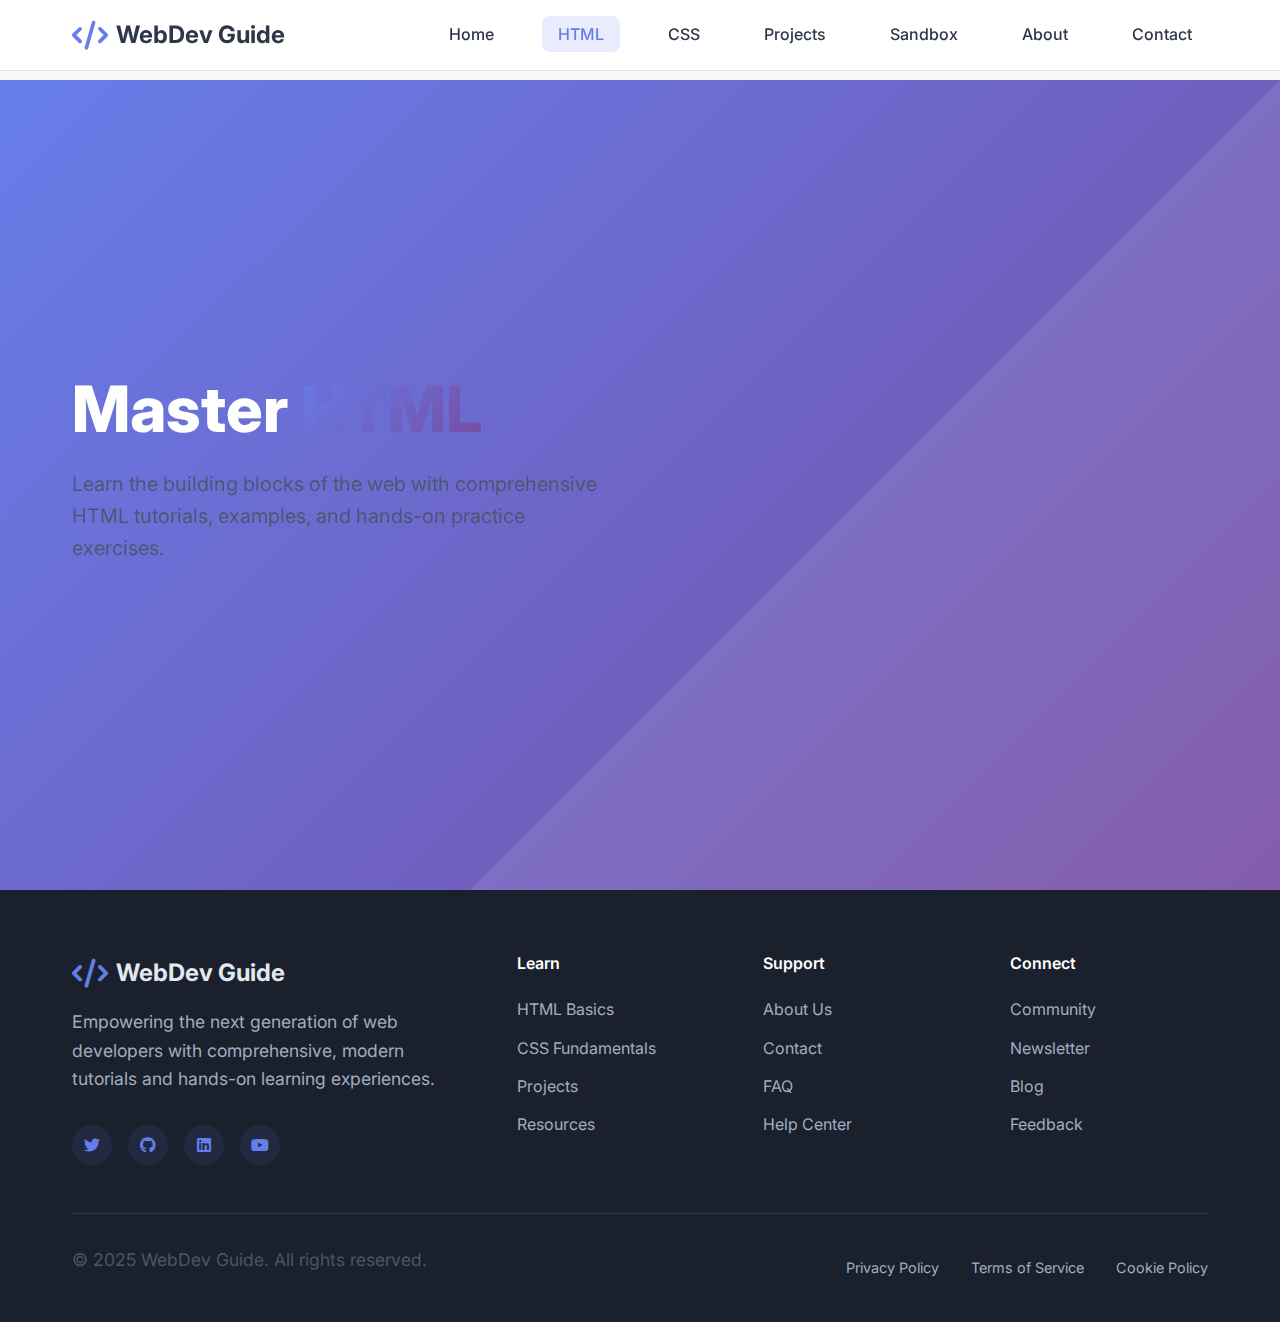
<file: html.html>
<!DOCTYPE html>
<html lang="en">

<head>
    <meta charset="UTF-8">
    <meta name="viewport" content="width=device-width, initial-scale=1.0">
    <title>HTML - A Guide To Web Dev</title>
    <link rel="stylesheet" href="styles/styles.css">
    <link href="https://fonts.googleapis.com/css2?family=Inter:wght@300;400;500;600;700;800&display=swap"
        rel="stylesheet">
    <link rel="stylesheet" href="https://cdnjs.cloudflare.com/ajax/libs/font-awesome/6.4.0/css/all.min.css">
</head>

<body>
    <header class="banner">
        <nav class="navbar">
            <div class="nav-container">
                <div class="nav-logo">
                    <i class="fas fa-code"></i>
                    <span>WebDev Guide</span>
                </div>
                <ul class="nav-menu">
                    <li class="nav-item">
                        <a href="home.html" class="nav-link">Home</a>
                    </li>
                    <li class="nav-item">
                        <a href="html.html" class="nav-link active">HTML</a>
                    </li>
                    <li class="nav-item">
                        <a href="css.html" class="nav-link">CSS</a>
                    </li>
                    <li class="nav-item">
                        <a href="projects.html" class="nav-link">Projects</a>
                    </li>
                    <li class="nav-item">
                        <a href="sandbox.html" class="nav-link">Sandbox</a>
                    </li>
                    <li class="nav-item">
                        <a href="about.html" class="nav-link">About</a>
                    </li>
                    <li class="nav-item">
                        <a href="contact.html" class="nav-link">Contact</a>
                    </li>
                </ul>
                <div class="hamburger">
                    <span class="bar"></span>
                    <span class="bar"></span>
                    <span class="bar"></span>
                </div>
            </div>
        </nav>
    </header>

    <main class="main-content">
        <section class="hero">
            <div class="hero-content">
                <div class="hero-text">
                    <h1 class="hero-title">
                        Master <span class="gradient-text">HTML</span>
                    </h1>
                    <p class="hero-description">
                        Learn the building blocks of the web with comprehensive HTML tutorials, 
                        examples, and hands-on practice exercises.
                    </p>
                </div>
            </div>
        </section>
    </main>

    <footer class="footer">
        <div class="container">
            <div class="footer-content">
                <div class="footer-section">
                    <div class="footer-logo">
                        <i class="fas fa-code"></i>
                        <span>WebDev Guide</span>
                    </div>
                    <p class="footer-description">
                        Empowering the next generation of web developers with comprehensive,
                        modern tutorials and hands-on learning experiences.
                    </p>
                    <div class="social-links">
                        <a href="#" class="social-link"><i class="fab fa-twitter"></i></a>
                        <a href="#" class="social-link"><i class="fab fa-github"></i></a>
                        <a href="#" class="social-link"><i class="fab fa-linkedin"></i></a>
                        <a href="#" class="social-link"><i class="fab fa-youtube"></i></a>
                    </div>
                </div>
                <div class="footer-section">
                    <h4>Learn</h4>
                    <ul class="footer-links">
                        <li><a href="html.html">HTML Basics</a></li>
                        <li><a href="css.html">CSS Fundamentals</a></li>
                        <li><a href="projects.html">Projects</a></li>
                        <li><a href="#" target="_blank">Resources</a></li>
                    </ul>
                </div>
                <div class="footer-section">
                    <h4>Support</h4>
                    <ul class="footer-links">
                        <li><a href="about.html">About Us</a></li>
                        <li><a href="contact.html">Contact</a></li>
                        <li><a href="#" target="_blank">FAQ</a></li>
                        <li><a href="#" target="_blank">Help Center</a></li>
                    </ul>
                </div>
                <div class="footer-section">
                    <h4>Connect</h4>
                    <ul class="footer-links">
                        <li><a href="#" target="_blank">Community</a></li>
                        <li><a href="#" target="_blank">Newsletter</a></li>
                        <li><a href="#" target="_blank">Blog</a></li>
                        <li><a href="#" target="_blank">Feedback</a></li>
                    </ul>
                </div>
            </div>
            <div class="footer-bottom">
                <div class="footer-bottom-content">
                    <p>&copy; 2025 WebDev Guide. All rights reserved.</p>
                    <div class="footer-bottom-links">
                        <a href="#" target="_blank">Privacy Policy</a>
                        <a href="#" target="_blank">Terms of Service</a>
                        <a href="#" target="_blank">Cookie Policy</a>
                    </div>
                </div>
            </div>
        </div>
    </footer>

    <script src="styles/services.js"></script>
</body>

</html>
</file>
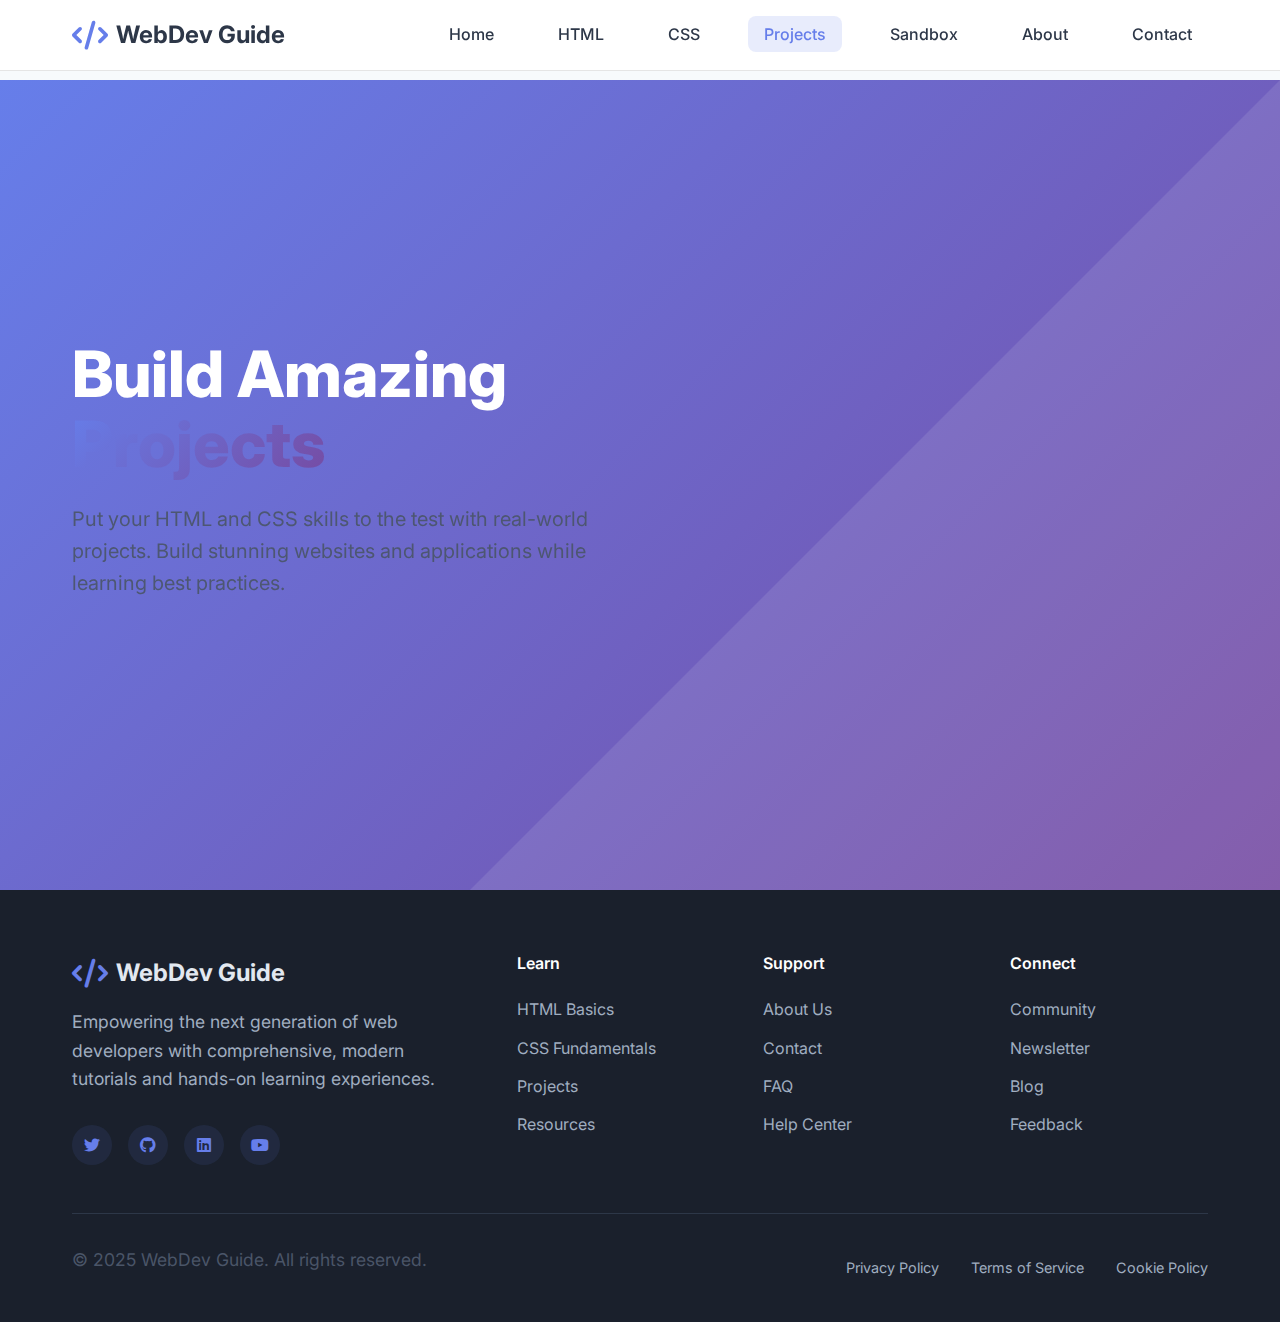
<file: projects.html>
<!DOCTYPE html>
<html lang="en">

<head>
    <meta charset="UTF-8">
    <meta name="viewport" content="width=device-width, initial-scale=1.0">
    <title>Projects - A Guide To Web Dev</title>
    <link rel="stylesheet" href="styles/styles.css">
    <link href="https://fonts.googleapis.com/css2?family=Inter:wght@300;400;500;600;700;800&display=swap"
        rel="stylesheet">
    <link rel="stylesheet" href="https://cdnjs.cloudflare.com/ajax/libs/font-awesome/6.4.0/css/all.min.css">
</head>

<body>
    <header class="banner">
        <nav class="navbar">
            <div class="nav-container">
                <div class="nav-logo">
                    <i class="fas fa-code"></i>
                    <span>WebDev Guide</span>
                </div>
                <ul class="nav-menu">
                    <li class="nav-item">
                        <a href="home.html" class="nav-link">Home</a>
                    </li>
                    <li class="nav-item">
                        <a href="html.html" class="nav-link">HTML</a>
                    </li>
                    <li class="nav-item">
                        <a href="css.html" class="nav-link">CSS</a>
                    </li>
                    <li class="nav-item">
                        <a href="projects.html" class="nav-link active">Projects</a>
                    </li>
                    <li class="nav-item">
                        <a href="sandbox.html" class="nav-link">Sandbox</a>
                    </li>
                    <li class="nav-item">
                        <a href="about.html" class="nav-link">About</a>
                    </li>
                    <li class="nav-item">
                        <a href="contact.html" class="nav-link">Contact</a>
                    </li>
                </ul>
                <div class="hamburger">
                    <span class="bar"></span>
                    <span class="bar"></span>
                    <span class="bar"></span>
                </div>
            </div>
        </nav>
    </header>

    <main class="main-content">
        <section class="hero">
            <div class="hero-content">
                <div class="hero-text">
                    <h1 class="hero-title">
                        Build Amazing <span class="gradient-text">Projects</span>
                    </h1>
                    <p class="hero-description">
                        Put your HTML and CSS skills to the test with real-world projects.
                        Build stunning websites and applications while learning best practices.
                    </p>
                </div>
            </div>
        </section>
    </main>

    <footer class="footer">
        <div class="container">
            <div class="footer-content">
                <div class="footer-section">
                    <div class="footer-logo">
                        <i class="fas fa-code"></i>
                        <span>WebDev Guide</span>
                    </div>
                    <p class="footer-description">
                        Empowering the next generation of web developers with comprehensive,
                        modern tutorials and hands-on learning experiences.
                    </p>
                    <div class="social-links">
                        <a href="#" class="social-link"><i class="fab fa-twitter"></i></a>
                        <a href="#" class="social-link"><i class="fab fa-github"></i></a>
                        <a href="#" class="social-link"><i class="fab fa-linkedin"></i></a>
                        <a href="#" class="social-link"><i class="fab fa-youtube"></i></a>
                    </div>
                </div>
                <div class="footer-section">
                    <h4>Learn</h4>
                    <ul class="footer-links">
                        <li><a href="html.html">HTML Basics</a></li>
                        <li><a href="css.html">CSS Fundamentals</a></li>
                        <li><a href="projects.html">Projects</a></li>
                        <li><a href="#" target="_blank">Resources</a></li>
                    </ul>
                </div>
                <div class="footer-section">
                    <h4>Support</h4>
                    <ul class="footer-links">
                        <li><a href="about.html">About Us</a></li>
                        <li><a href="contact.html">Contact</a></li>
                        <li><a href="#" target="_blank">FAQ</a></li>
                        <li><a href="#" target="_blank">Help Center</a></li>
                    </ul>
                </div>
                <div class="footer-section">
                    <h4>Connect</h4>
                    <ul class="footer-links">
                        <li><a href="#" target="_blank">Community</a></li>
                        <li><a href="#" target="_blank">Newsletter</a></li>
                        <li><a href="#" target="_blank">Blog</a></li>
                        <li><a href="#" target="_blank">Feedback</a></li>
                    </ul>
                </div>
            </div>
            <div class="footer-bottom">
                <div class="footer-bottom-content">
                    <p>&copy; 2025 WebDev Guide. All rights reserved.</p>
                    <div class="footer-bottom-links">
                        <a href="#" target="_blank">Privacy Policy</a>
                        <a href="#" target="_blank">Terms of Service</a>
                        <a href="#" target="_blank">Cookie Policy</a>
                    </div>
                </div>
            </div>
        </div>
    </footer>

    <script src="styles/services.js"></script>
</body>

</html>
</file>
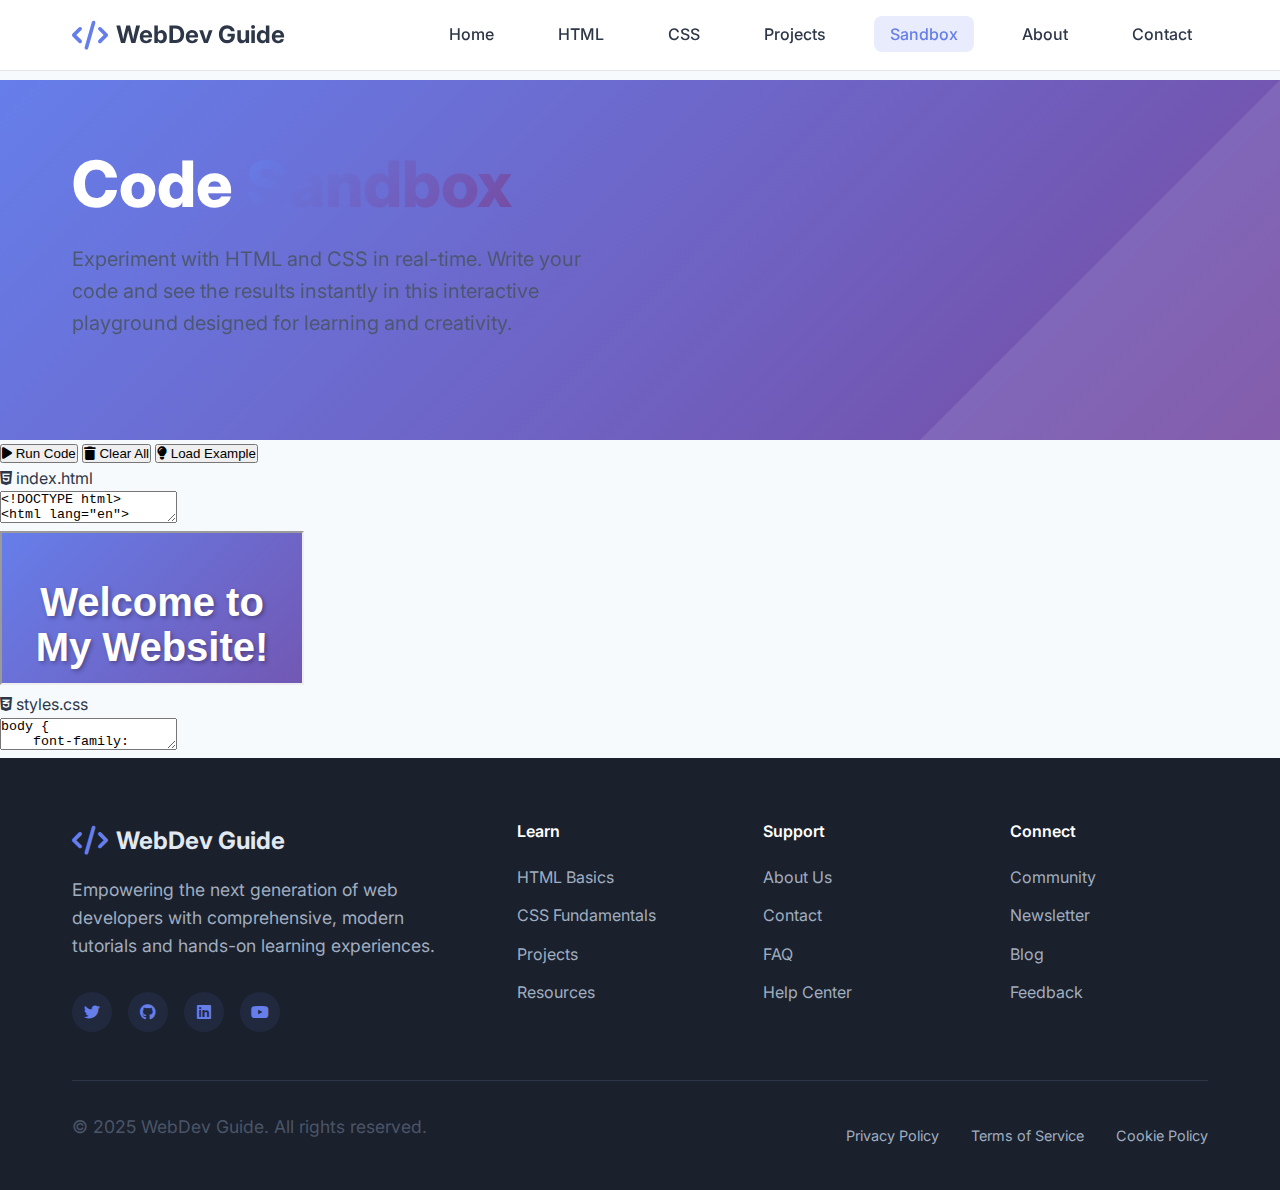
<file: sandbox.html>
<!DOCTYPE html>
<html lang="en">

<head>
    <meta charset="UTF-8">
    <meta name="viewport" content="width=device-width, initial-scale=1.0">
    <title>Sandbox - A Guide To Web Dev</title>
    <link rel="stylesheet" href="styles/styles.css">
    <link href="https://fonts.googleapis.com/css2?family=Inter:wght@300;400;500;600;700;800&display=swap"
        rel="stylesheet">
    <link rel="stylesheet" href="https://cdnjs.cloudflare.com/ajax/libs/font-awesome/6.4.0/css/all.min.css">
</head>

<body>
    <header class="banner">
        <nav class="navbar">
            <div class="nav-container">
                <div class="nav-logo">
                    <i class="fas fa-code"></i>
                    <span>WebDev Guide</span>
                </div>
                <ul class="nav-menu">
                    <li class="nav-item">
                        <a href="home.html" class="nav-link">Home</a>
                    </li>
                    <li class="nav-item">
                        <a href="html.html" class="nav-link">HTML</a>
                    </li>
                    <li class="nav-item">
                        <a href="css.html" class="nav-link">CSS</a>
                    </li>
                    <li class="nav-item">
                        <a href="projects.html" class="nav-link">Projects</a>
                    </li>
                    <li class="nav-item">
                        <a href="sandbox.html" class="nav-link active">Sandbox</a>
                    </li>
                    <li class="nav-item">
                        <a href="about.html" class="nav-link">About</a>
                    </li>
                    <li class="nav-item">
                        <a href="contact.html" class="nav-link">Contact</a>
                    </li>
                </ul>
                <div class="hamburger">
                    <span class="bar"></span>
                    <span class="bar"></span>
                    <span class="bar"></span>
                </div>
            </div>
        </nav>
    </header>

    <main class="main-content">
        <section class="hero" style="min-height: 40vh;">
            <div class="hero-content">
                <div class="hero-text">
                    <h1 class="hero-title">
                        Code <span class="gradient-text">Sandbox</span>
                    </h1>
                    <p class="hero-description">
                        Experiment with HTML and CSS in real-time. Write your code and see the results instantly
                        in this interactive playground designed for learning and creativity.
                    </p>
                </div>
            </div>
        </section>

        <div class="sandbox-controls">
            <button class="control-btn" onclick="runCode()">
                <i class="fas fa-play"></i>
                Run Code
            </button>
            <button class="control-btn secondary" onclick="clearCode()">
                <i class="fas fa-trash"></i>
                Clear All
            </button>
            <button class="control-btn secondary" onclick="loadExample()">
                <i class="fas fa-lightbulb"></i>
                Load Example
            </button>
        </div>

        <div class="sandbox-container">
            <div class="html-column">
                <div class="editor-panel">
                    <div class="editor-header">
                        <i class="fab fa-html5"></i>
                        index.html
                    </div>
                    <textarea class="code-editor" id="htmlEditor" placeholder="Write your HTML code here..."><!DOCTYPE html>
<html lang="en">
<head>
    <meta charset="UTF-8">
    <meta name="viewport" content="width=device-width, initial-scale=1.0">
    <title>My Website</title>
</head>
<body>
    <h1>Welcome to My Website!</h1>
    <p>This is a paragraph with some text.</p>
    <button>Click Me!</button>
</body>
</html></textarea>
                </div>
            </div>

            <!-- Right Column: Preview + CSS -->
            <div class="preview-css-column">
                <!-- Preview Panel -->
                <div class="preview-panel">
                    <iframe class="preview-frame" id="previewFrame"></iframe>
                </div>

                <!-- CSS Editor -->
                <div class="editor-panel">
                    <div class="editor-header">
                        <i class="fab fa-css3-alt"></i>
                        styles.css
                    </div>
                    <textarea class="code-editor" id="cssEditor" placeholder="Write your CSS code here...">body {
    font-family: Arial, sans-serif;
    margin: 0;
    padding: 20px;
    background: linear-gradient(135deg, #667eea 0%, #764ba2 100%);
    color: white;
    text-align: center;
}

h1 {
    font-size: 2.5rem;
    margin-bottom: 1rem;
    text-shadow: 2px 2px 4px rgba(0,0,0,0.3);
}

p {
    font-size: 1.2rem;
    margin-bottom: 2rem;
    opacity: 0.9;
}

button {
    padding: 12px 24px;
    font-size: 1.1rem;
    background: rgba(255,255,255,0.2);
    color: white;
    border: 2px solid rgba(255,255,255,0.5);
    border-radius: 25px;
    cursor: pointer;
    transition: all 0.3s ease;
}

button:hover {
    background: rgba(255,255,255,0.3);
    transform: translateY(-2px);
}</textarea>
                </div>
            </div>
        </div>
    </main>

    <footer class="footer">
        <div class="container">
            <div class="footer-content">
                <div class="footer-section">
                    <div class="footer-logo">
                        <i class="fas fa-code"></i>
                        <span>WebDev Guide</span>
                    </div>
                    <p class="footer-description">
                        Empowering the next generation of web developers with comprehensive,
                        modern tutorials and hands-on learning experiences.
                    </p>
                    <div class="social-links">
                        <a href="#" class="social-link"><i class="fab fa-twitter"></i></a>
                        <a href="#" class="social-link"><i class="fab fa-github"></i></a>
                        <a href="#" class="social-link"><i class="fab fa-linkedin"></i></a>
                        <a href="#" class="social-link"><i class="fab fa-youtube"></i></a>
                    </div>
                </div>
                <div class="footer-section">
                    <h4>Learn</h4>
                    <ul class="footer-links">
                        <li><a href="html.html">HTML Basics</a></li>
                        <li><a href="css.html">CSS Fundamentals</a></li>
                        <li><a href="projects.html">Projects</a></li>
                        <li><a href="#" target="_blank">Resources</a></li>
                    </ul>
                </div>
                <div class="footer-section">
                    <h4>Support</h4>
                    <ul class="footer-links">
                        <li><a href="about.html">About Us</a></li>
                        <li><a href="contact.html">Contact</a></li>
                        <li><a href="#" target="_blank">FAQ</a></li>
                        <li><a href="#" target="_blank">Help Center</a></li>
                    </ul>
                </div>
                <div class="footer-section">
                    <h4>Connect</h4>
                    <ul class="footer-links">
                        <li><a href="#" target="_blank">Community</a></li>
                        <li><a href="#" target="_blank">Newsletter</a></li>
                        <li><a href="#" target="_blank">Blog</a></li>
                        <li><a href="#" target="_blank">Feedback</a></li>
                    </ul>
                </div>
            </div>
            <div class="footer-bottom">
                <div class="footer-bottom-content">
                    <p>&copy; 2025 WebDev Guide. All rights reserved.</p>
                    <div class="footer-bottom-links">
                        <a href="#" target="_blank">Privacy Policy</a>
                        <a href="#" target="_blank">Terms of Service</a>
                        <a href="#" target="_blank">Cookie Policy</a>
                    </div>
                </div>
            </div>
        </div>
    </footer>

    <script src="styles/services.js"></script>
</body>

</html>
</file>
<file: styles/styles.css>
/* ===== CSS RESET & BASE STYLES ===== */
* {
    margin: 0;
    padding: 0;
    box-sizing: border-box;
}

html {
    scroll-behavior: smooth;
}

body {
    font-family: 'Inter', -apple-system, BlinkMacSystemFont, 'Segoe UI', Roboto, Oxygen, Ubuntu, Cantarell, sans-serif;
    line-height: 1.6;
    color: #2d3748;
    background: #f7fafc;
}

/* ===== TYPOGRAPHY ===== */
h1,
h2,
h3,
h4,
h5,
h6 {
    font-weight: 600;
    line-height: 1.2;
    margin-bottom: 1rem;
}

h1 {
    font-size: clamp(2.5rem, 5vw, 4rem);
}

h2 {
    font-size: clamp(2rem, 4vw, 3rem);
}

h3 {
    font-size: clamp(1.5rem, 3vw, 2rem);
}

p {
    margin-bottom: 1rem;
    color: #4a5568;
    font-size: 1.1rem;
}

a {
    text-decoration: none;
    color: inherit;
    transition: all 0.3s ease;
}

/* ===== UTILITIES ===== */
.container {
    max-width: 1200px;
    margin: 0 auto;
    padding: 0 2rem;
}

.gradient-text {
    background: linear-gradient(135deg, #667eea 0%, #764ba2 100%);
    -webkit-background-clip: text;
    -webkit-text-fill-color: transparent;
    background-clip: text;
}

/* ===== NAVIGATION BANNER ===== */
.banner {
    position: fixed;
    top: 0;
    left: 0;
    right: 0;
    z-index: 1000;
    background: rgba(255, 255, 255, 0.95);
    backdrop-filter: blur(20px);
    border-bottom: 1px solid rgba(0, 0, 0, 0.1);
    transition: all 0.3s ease;
}

.banner.scrolled {
    background: rgba(255, 255, 255, 0.98);
    box-shadow: 0 4px 20px rgba(0, 0, 0, 0.1);
}

.navbar {
    padding: 1rem 0;
}

.nav-container {
    max-width: 1200px;
    margin: 0 auto;
    padding: 0 2rem;
    display: flex;
    justify-content: space-between;
    align-items: center;
}

.nav-logo {
    display: flex;
    align-items: center;
    gap: 0.5rem;
    font-size: 1.5rem;
    font-weight: 700;
    color: #2d3748;
}

.nav-logo i {
    color: #667eea;
    font-size: 1.8rem;
}

.nav-menu {
    display: flex;
    list-style: none;
    gap: 2rem;
    align-items: center;
}

.nav-link {
    font-weight: 500;
    padding: 0.5rem 1rem;
    border-radius: 8px;
    transition: all 0.3s ease;
    position: relative;
}

.nav-link:hover {
    color: #667eea;
    background: rgba(102, 126, 234, 0.1);
}

.nav-link.active {
    color: #667eea;
    background: rgba(102, 126, 234, 0.15);
}

/* Mobile Menu */
.hamburger {
    display: none;
    flex-direction: column;
    cursor: pointer;
    gap: 4px;
}

.bar {
    width: 25px;
    height: 3px;
    background: #2d3748;
    border-radius: 3px;
    transition: 0.3s;
}

.hamburger.active .bar:nth-child(2) {
    opacity: 0;
}

.hamburger.active .bar:nth-child(1) {
    transform: translateY(7px) rotate(45deg);
}

.hamburger.active .bar:nth-child(3) {
    transform: translateY(-7px) rotate(-45deg);
}

/* ===== MAIN CONTENT ===== */
.main-content {
    margin-top: 80px;
}

/* ===== HERO SECTION ===== */
.hero {
    min-height: 90vh;
    display: flex;
    align-items: center;
    background: linear-gradient(135deg, #667eea 0%, #764ba2 100%);
    color: white;
    position: relative;
    overflow: hidden;
}

.hero::before {
    content: '';
    position: absolute;
    top: 0;
    left: 0;
    right: 0;
    bottom: 0;
    background: url('data:image/svg+xml,<svg xmlns="http://www.w3.org/2000/svg" viewBox="0 0 1000 1000"><polygon fill="rgba(255,255,255,0.1)" points="0,1000 1000,0 1000,1000"/></svg>');
    background-size: cover;
}

.hero-content {
    max-width: 1200px;
    margin: 0 auto;
    padding: 0 2rem;
    display: grid;
    grid-template-columns: 1fr 1fr;
    gap: 4rem;
    align-items: center;
    position: relative;
    z-index: 1;
}

.hero-title {
    font-size: clamp(2.5rem, 5vw, 4rem);
    font-weight: 800;
    margin-bottom: 1.5rem;
    line-height: 1.1;
}

.hero-description {
    font-size: 1.25rem;
    margin-bottom: 2rem;
    opacity: 0.9;
    line-height: 1.6;
}

.hero-buttons {
    display: flex;
    gap: 1rem;
    flex-wrap: wrap;
}

.btn {
    display: inline-flex;
    align-items: center;
    gap: 0.5rem;
    padding: 1rem 2rem;
    border-radius: 50px;
    font-weight: 600;
    text-decoration: none;
    transition: all 0.3s ease;
    cursor: pointer;
    border: none;
    font-size: 1rem;
}

.btn-primary {
    background: rgba(255, 255, 255, 0.2);
    color: white;
    backdrop-filter: blur(10px);
    border: 1px solid rgba(255, 255, 255, 0.3);
}

.btn-primary:hover {
    background: rgba(255, 255, 255, 0.3);
    transform: translateY(-2px);
    box-shadow: 0 10px 30px rgba(0, 0, 0, 0.2);
}

.btn-secondary {
    background: transparent;
    color: white;
    border: 2px solid rgba(255, 255, 255, 0.5);
}

.btn-secondary:hover {
    background: rgba(255, 255, 255, 0.1);
    border-color: rgba(255, 255, 255, 0.8);
    transform: translateY(-2px);
}

.btn-large {
    padding: 1.25rem 2.5rem;
    font-size: 1.1rem;
}

/* Hero Visual */
.hero-visual {
    position: relative;
    height: 400px;
}

.floating-card {
    position: absolute;
    background: rgba(255, 255, 255, 0.15);
    backdrop-filter: blur(10px);
    border: 1px solid rgba(255, 255, 255, 0.2);
    border-radius: 20px;
    padding: 1.5rem;
    display: flex;
    flex-direction: column;
    align-items: center;
    gap: 0.5rem;
    animation: float 6s ease-in-out infinite;
}

.floating-card i {
    font-size: 2.5rem;
    margin-bottom: 0.5rem;
}

.floating-card span {
    font-weight: 600;
    font-size: 1.1rem;
}

.card-html {
    top: 10%;
    left: 10%;
    animation-delay: 0s;
}

.card-css {
    top: 50%;
    right: 20%;
    animation-delay: 2s;
}

.card-js {
    bottom: 20%;
    left: 30%;
    animation-delay: 4s;
}

@keyframes float {

    0%,
    100% {
        transform: translateY(0px);
    }

    50% {
        transform: translateY(-20px);
    }
}

/* ===== FEATURES SECTION ===== */
.features {
    padding: 6rem 0;
    background: white;
}

.section-title {
    text-align: center;
    margin-bottom: 4rem;
    color: #2d3748;
}

.features-grid {
    display: grid;
    grid-template-columns: repeat(auto-fit, minmax(300px, 1fr));
    gap: 2rem;
}

.feature-card {
    background: white;
    padding: 2rem;
    border-radius: 16px;
    text-align: center;
    box-shadow: 0 4px 20px rgba(0, 0, 0, 0.1);
    transition: all 0.3s ease;
    border: 1px solid #e2e8f0;
}

.feature-card:hover {
    transform: translateY(-8px);
    box-shadow: 0 20px 40px rgba(0, 0, 0, 0.15);
}

.feature-icon {
    width: 80px;
    height: 80px;
    border-radius: 50%;
    background: linear-gradient(135deg, #667eea 0%, #764ba2 100%);
    display: flex;
    align-items: center;
    justify-content: center;
    margin: 0 auto 1.5rem;
    color: white;
    font-size: 2rem;
}

.feature-card h3 {
    margin-bottom: 1rem;
    color: #2d3748;
}

.feature-card p {
    color: #4a5568;
    line-height: 1.6;
}

/* ===== LEARNING PATH SECTION ===== */
.learning-path {
    padding: 6rem 0;
    background: #f7fafc;
}

.path-timeline {
    max-width: 800px;
    margin: 0 auto;
    position: relative;
}

.path-timeline::before {
    content: '';
    position: absolute;
    left: 50%;
    top: 0;
    bottom: 0;
    width: 4px;
    background: linear-gradient(135deg, #667eea 0%, #764ba2 100%);
    transform: translateX(-50%);
}

.timeline-item {
    display: flex;
    align-items: center;
    margin-bottom: 4rem;
    position: relative;
}

.timeline-item:nth-child(odd) {
    flex-direction: row-reverse;
}

.timeline-icon {
    width: 80px;
    height: 80px;
    border-radius: 50%;
    background: linear-gradient(135deg, #667eea 0%, #764ba2 100%);
    display: flex;
    align-items: center;
    justify-content: center;
    color: white;
    font-size: 2rem;
    position: relative;
    z-index: 2;
    flex-shrink: 0;
}

.timeline-content {
    background: white;
    padding: 2rem;
    border-radius: 16px;
    box-shadow: 0 4px 20px rgba(0, 0, 0, 0.1);
    margin: 0 2rem;
    flex: 1;
    max-width: 300px;
}

.timeline-content h3 {
    color: #2d3748;
    margin-bottom: 1rem;
}

.timeline-content p {
    color: #4a5568;
    margin-bottom: 1.5rem;
}

.timeline-link {
    color: #667eea;
    font-weight: 600;
    display: inline-flex;
    align-items: center;
    gap: 0.5rem;
    transition: all 0.3s ease;
}

.timeline-link:hover {
    color: #5a67d8;
    transform: translateX(5px);
}

/* ===== STATS SECTION ===== */
.stats {
    padding: 4rem 0;
    background: linear-gradient(135deg, #667eea 0%, #764ba2 100%);
    color: white;
}

.stats-grid {
    display: grid;
    grid-template-columns: repeat(auto-fit, minmax(200px, 1fr));
    gap: 2rem;
    text-align: center;
}

.stat-item {
    padding: 1rem;
}

.stat-number {
    font-size: 3rem;
    font-weight: 800;
    margin-bottom: 0.5rem;
}

.stat-label {
    font-size: 1.1rem;
    opacity: 0.9;
    font-weight: 500;
}

/* ===== CTA SECTION ===== */
.cta {
    padding: 6rem 0;
    background: white;
    text-align: center;
}

.cta-content h2 {
    margin-bottom: 1rem;
    color: #2d3748;
}

.cta-content p {
    font-size: 1.25rem;
    margin-bottom: 2rem;
    color: #4a5568;
}

/* ===== FOOTER ===== */
.footer {
    background: #1a202c;
    color: #e2e8f0;
    padding: 4rem 0 2rem;
}

.footer-content {
    display: grid;
    grid-template-columns: 2fr 1fr 1fr 1fr;
    gap: 3rem;
    margin-bottom: 3rem;
}

.footer-logo {
    display: flex;
    align-items: center;
    gap: 0.5rem;
    font-size: 1.5rem;
    font-weight: 700;
    margin-bottom: 1rem;
}

.footer-logo i {
    color: #667eea;
    font-size: 1.8rem;
}

.footer-description {
    color: #a0aec0;
    margin-bottom: 2rem;
    line-height: 1.6;
}

.social-links {
    display: flex;
    gap: 1rem;
}

.social-link {
    width: 40px;
    height: 40px;
    border-radius: 50%;
    background: rgba(102, 126, 234, 0.1);
    display: flex;
    align-items: center;
    justify-content: center;
    color: #667eea;
    transition: all 0.3s ease;
}

.social-link:hover {
    background: #667eea;
    color: white;
    transform: translateY(-2px);
}

.footer-section h4 {
    color: white;
    margin-bottom: 1.5rem;
    font-weight: 600;
}

.footer-links {
    list-style: none;
}

.footer-links li {
    margin-bottom: 0.8rem;
}

.footer-links a {
    color: #a0aec0;
    transition: color 0.3s ease;
}

.footer-links a:hover {
    color: #667eea;
}

.footer-bottom {
    border-top: 1px solid #2d3748;
    padding-top: 2rem;
}

.footer-bottom-content {
    display: flex;
    justify-content: space-between;
    align-items: center;
    flex-wrap: wrap;
    gap: 1rem;
}

.footer-bottom-links {
    display: flex;
    gap: 2rem;
}

.footer-bottom-links a {
    color: #a0aec0;
    font-size: 0.9rem;
    transition: color 0.3s ease;
}

.footer-bottom-links a:hover {
    color: #667eea;
}

/* ===== RESPONSIVE DESIGN ===== */
@media (max-width: 1024px) {
    .hero-content {
        grid-template-columns: 1fr;
        text-align: center;
        gap: 2rem;
    }

    .timeline-item {
        flex-direction: column;
        text-align: center;
    }

    .timeline-item:nth-child(odd) {
        flex-direction: column;
    }

    .path-timeline::before {
        display: none;
    }

    .timeline-content {
        margin: 1rem 0;
        max-width: none;
    }

    .footer-content {
        grid-template-columns: 1fr 1fr;
        gap: 2rem;
    }
}

@media (max-width: 768px) {
    .nav-menu {
        position: fixed;
        left: -100%;
        top: 80px;
        flex-direction: column;
        background: rgba(255, 255, 255, 0.98);
        backdrop-filter: blur(20px);
        width: 100%;
        text-align: center;
        transition: 0.3s;
        box-shadow: 0 10px 27px rgba(0, 0, 0, 0.05);
        padding: 2rem 0;
        gap: 0;
    }

    .nav-menu.active {
        left: 0;
    }

    .nav-item {
        margin: 0.5rem 0;
    }

    .hamburger {
        display: flex;
    }

    .hero {
        min-height: 70vh;
        padding: 2rem 0;
    }

    .hero-visual {
        height: 300px;
    }

    .floating-card {
        padding: 1rem;
    }

    .floating-card i {
        font-size: 2rem;
    }

    .features-grid {
        grid-template-columns: 1fr;
        gap: 1.5rem;
    }

    .stats-grid {
        grid-template-columns: repeat(2, 1fr);
    }

    .footer-content {
        grid-template-columns: 1fr;
        text-align: center;
    }

    .footer-bottom-content {
        flex-direction: column;
        text-align: center;
    }

    .social-links {
        justify-content: center;
    }
}

@media (max-width: 480px) {
    .container {
        padding: 0 1rem;
    }

    .nav-container {
        padding: 0 1rem;
    }

    .hero-buttons {
        flex-direction: column;
        align-items: center;
    }

    .btn {
        width: 100%;
        max-width: 300px;
        justify-content: center;
    }

    .stats-grid {
        grid-template-columns: 1fr;
    }

    .footer-bottom-links {
        flex-direction: column;
        gap: 1rem;
    }
}

/* ===== ANIMATIONS ===== */
@keyframes fadeInUp {
    from {
        opacity: 0;
        transform: translateY(30px);
    }

    to {
        opacity: 1;
        transform: translateY(0);
    }
}

.fade-in-up {
    animation: fadeInUp 0.6s ease-out;
}

/* ===== SMOOTH TRANSITIONS ===== */
* {
    transition: color 0.3s ease, background-color 0.3s ease, transform 0.3s ease;
}

/* ===== FOCUS STYLES ===== */
button:focus,
a:focus,
input:focus,
textarea:focus {
    outline: 2px solid #667eea;
    outline-offset: 2px;
}

/* ===== ACCESSIBILITY ===== */
@media (prefers-reduced-motion: reduce) {
    * {
        animation-duration: 0.01ms !important;
        animation-iteration-count: 1 !important;
        transition-duration: 0.01ms !important;
    }

    .floating-card {
        animation: none;
    }
}
</file>
